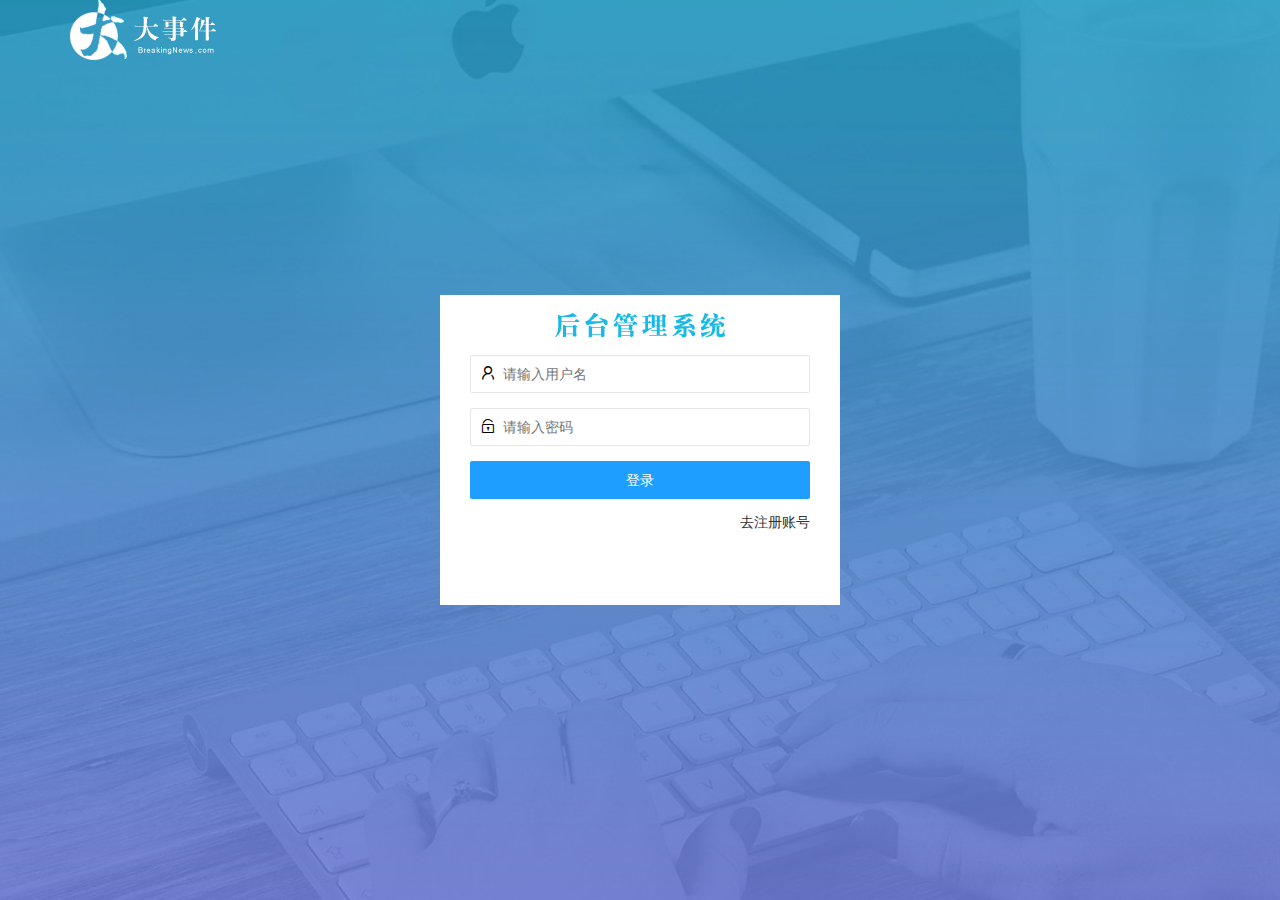
<file: login.html>
<!DOCTYPE html>
<html lang="en">

<head>
    <meta charset="UTF-8">
    <meta name="viewport" content="width=device-width, initial-scale=1.0">
    <title>Document</title>
    <link rel="stylesheet" href="/assets/lib/layui/css/layui.css">
    <link rel="stylesheet" href="/assets/css/login.css">
</head>

<body>
    <!-- 头部的logo区域 -->
    <div class="layui-main">
        <img src="/assets/images/logo.png" alt="" />
    </div>

    <!-- 登录注册区 -->
    <div class="loginAndRegBox">
        <div class="title_box"></div>
        <!-- 登录 -->
        <div class="login_box">
            <!-- 登陆的表单 -->
            <form class="layui-form" id="form_login">
                <!-- 用户名 -->
                <div class="layui-form-item">
                    <i class="layui-icon layui-icon-username"></i>
                    <input type="text" name="username" required lay-verify="required" placeholder="请输入用户名"
                        autocomplete="off" class="layui-input" />
                </div>
                <!-- 密码 -->
                <div class="layui-form-item">
                    <i class="layui-icon layui-icon-password"></i>
                    <input type="password" name="password" required lay-verify="required|pwd" placeholder="请输入密码"
                        autocomplete="off" class="layui-input" />
                </div>
                <!-- 登录按钮 -->
                <div class="layui-form-item">
                    <button class="layui-btn layui-btn-fluid layui-btn-normal" lay-submit>登录</button>
                </div>
                <div class="layui-form-item links"><a href="javascript:;" id="link_reg">去注册账号</a></div>
        </div>
        </form>
        <!-- 注册 -->
        <div class="reg_box">
            <form class="layui-form" id="form_reg">
                <!-- 用户名 -->
                <div class="layui-form-item">
                    <i class="layui-icon layui-icon-username
            "></i>
                    <input type="text" name="username" required lay-verify="required" placeholder="请输入用户名"
                        autocomplete="off" class="layui-input" />
                </div>
                <!-- 密码 -->
                <div class="layui-form-item">
                    <i class="layui-icon layui-icon-password"></i>
                    <input type="password" name="password" required lay-verify="required|pwd" placeholder="请输入密码"
                        autocomplete="off" class="layui-input" />
                </div>
                <!-- 密码确认 -->
                <div class="layui-form-item">
                    <i class="layui-icon layui-icon-password"></i>
                    <input type="password" name="repassword" required lay-verify="required|pwd|repwd" placeholder="确认密码"
                        autocomplete="off" class="layui-input" />
                </div>
                <!-- 注册按钮 -->
                <div class="layui-form-item">
                    <button class="layui-btn layui-btn-fluid layui-btn-normal" lay-submit>注册</button>
                </div>

                <a href="javascript:;" id="link_login" class="links">去登录</a>
        </div>
        </form>
    </div>
    <!-- 导入layui的js文件 -->
    <script src="/assets/lib/layui/layui.all.js"></script>
    <!-- 导入jQuery -->
    <script src="/assets/lib/jquery.js"></script>
    <!-- 导入自己封装的baseAPI -->
    <script src="/assets/js/baseAPI.js"></script>
    <!-- 导入自己的javasrcipt脚本 -->
    <script src="/assets/js/login.js"></script>
</body>

</html>
</file>
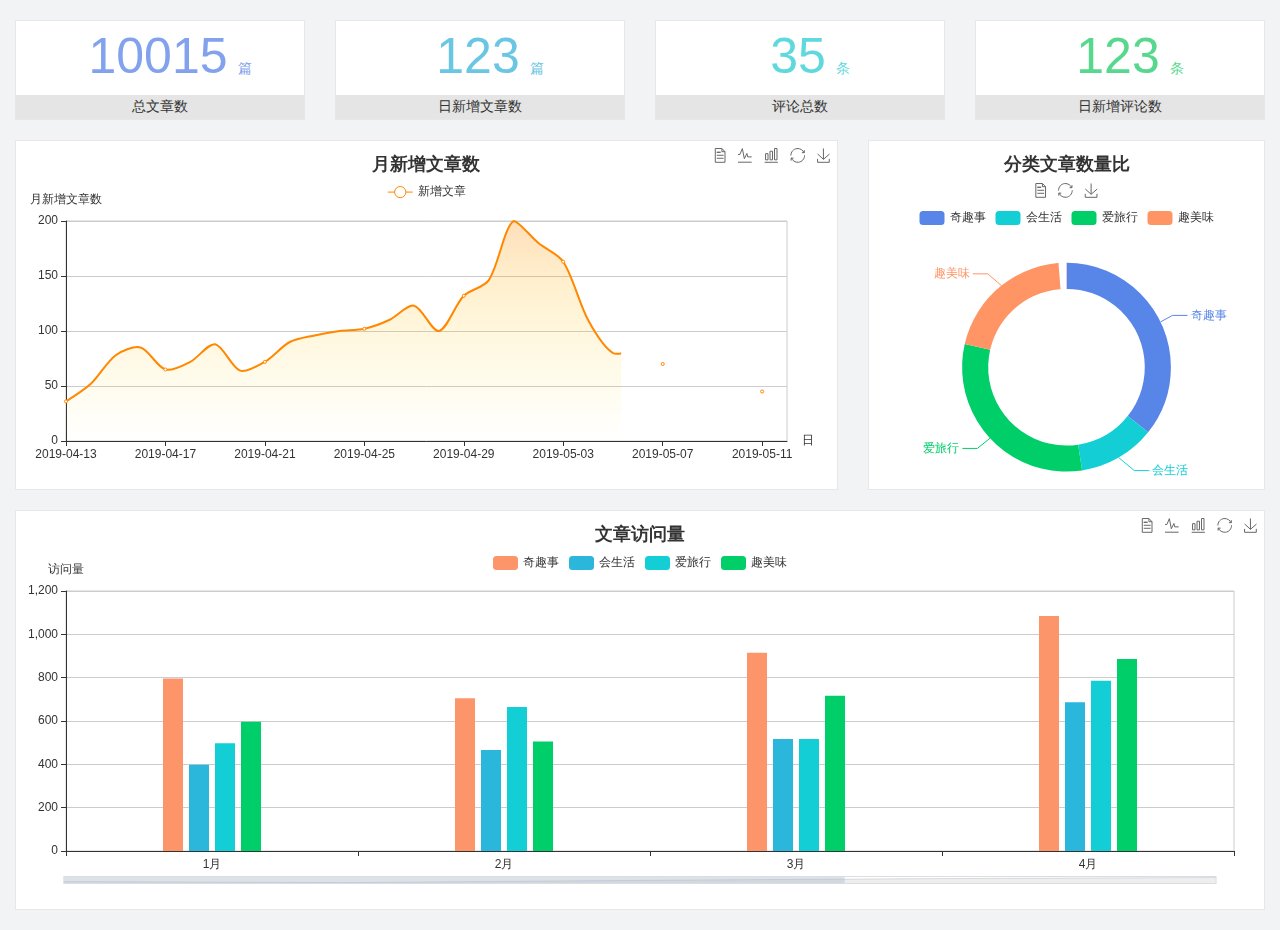
<file: home/dashboard.html>
<!DOCTYPE html>
<html lang="en">

<head>
  <meta charset="UTF-8">
  <meta name="viewport" content="width=device-width, initial-scale=1.0">
  <meta http-equiv="X-UA-Compatible" content="ie=edge">
  <title>图表统计</title>
  <link rel="stylesheet" href="../assets/lib/bootstrap.css" />
  <link rel="stylesheet" href="../assets/lib/main.css" />
  <script src="../assets/lib/jquery.js"></script>
  <script type="text/javascript" src="../assets/lib/echarts.min.js"></script>
</head>

<body>
  <div class="container-fluid">
    <div class="row spannel_list">
      <div class="col-sm-3 col-xs-6">
        <div class="spannel">
          <em>10015</em><span>篇</span>
          <b>总文章数</b>
        </div>
      </div>
      <div class="col-sm-3 col-xs-6">
        <div class="spannel scolor01">
          <em>123</em><span>篇</span>
          <b>日新增文章数</b>
        </div>
      </div>
      <div class="col-sm-3 col-xs-6">
        <div class="spannel scolor02">
          <em>35</em><span>条</span>
          <b>评论总数</b>
        </div>
      </div>
      <div class="col-sm-3 col-xs-6">
        <div class="spannel scolor03">
          <em>123</em><span>条</span>
          <b>日新增评论数</b>
        </div>
      </div>
    </div>
  </div>

  <div class="container-fluid">
    <div class="row curve-pie">
      <div class="col-lg-8 col-md-8">
        <div class="gragh_pannel" id="curve_show"></div>
      </div>
      <div class="col-lg-4 col-md-4">
        <div class="gragh_pannel" id="pie_show"></div>
      </div>
    </div>
  </div>

  <div class="container-fluid">
    <div class="column_pannel" id="column_show"></div>
  </div>

  <script>
    var oChart = echarts.init(document.getElementById('curve_show'));
    var aList_all = [
      { 'count': 36, 'date': '2019-04-13' },
      { 'count': 52, 'date': '2019-04-14' },
      { 'count': 78, 'date': '2019-04-15' },
      { 'count': 85, 'date': '2019-04-16' },
      { 'count': 65, 'date': '2019-04-17' },
      { 'count': 72, 'date': '2019-04-18' },
      { 'count': 88, 'date': '2019-04-19' },
      { 'count': 64, 'date': '2019-04-20' },
      { 'count': 72, 'date': '2019-04-21' },
      { 'count': 90, 'date': '2019-04-22' },
      { 'count': 96, 'date': '2019-04-23' },
      { 'count': 100, 'date': '2019-04-24' },
      { 'count': 102, 'date': '2019-04-25' },
      { 'count': 110, 'date': '2019-04-26' },
      { 'count': 123, 'date': '2019-04-27' },
      { 'count': 100, 'date': '2019-04-28' },
      { 'count': 132, 'date': '2019-04-29' },
      { 'count': 146, 'date': '2019-04-30' },
      { 'count': 200, 'date': '2019-05-01' },
      { 'count': 180, 'date': '2019-05-02' },
      { 'count': 163, 'date': '2019-05-03' },
      { 'count': 110, 'date': '2019-05-04' },
      { 'count': 80, 'date': '2019-05-05' },
      { 'count': 82, 'date': '2019-05-06' },
      { 'count': 70, 'date': '2019-05-07' },
      { 'count': 65, 'date': '2019-05-08' },
      { 'count': 54, 'date': '2019-05-09' },
      { 'count': 40, 'date': '2019-05-10' },
      { 'count': 45, 'date': '2019-05-11' },
      { 'count': 38, 'date': '2019-05-12' },
    ];

    let aCount = [];
    let aDate = [];

    for (var i = 0; i < aList_all.length; i++) {
      aCount.push(aList_all[i].count);
      aDate.push(aList_all[i].date);
    }

    var chartopt = {
      title: {
        text: '月新增文章数',
        left: 'center',
        top: '10'
      },
      tooltip: {
        trigger: 'axis'
      },
      legend: {
        data: ['新增文章'],
        top: '40'
      },
      toolbox: {
        show: true,
        feature: {
          mark: { show: true },
          dataView: { show: true, readOnly: false },
          magicType: { show: true, type: ['line', 'bar'] },
          restore: { show: true },
          saveAsImage: { show: true }
        }
      },
      calculable: true,
      xAxis: [
        {
          name: '日',
          type: 'category',
          boundaryGap: false,
          data: aDate
        }
      ],
      yAxis: [
        {
          name: '月新增文章数',
          type: 'value'
        }
      ],
      series: [
        {
          name: '新增文章',
          type: 'line',
          smooth: true,
          itemStyle: { normal: { areaStyle: { type: 'default' }, color: '#f80' }, lineStyle: { color: '#f80' } },
          data: aCount
        }],
      areaStyle: {
        normal: {
          color: new echarts.graphic.LinearGradient(0, 0, 0, 1, [{
            offset: 0,
            color: 'rgba(255,136,0,0.39)'
          }, {
            offset: .34,
            color: 'rgba(255,180,0,0.25)'
          }, {
            offset: 1,
            color: 'rgba(255,222,0,0.00)'
          }])

        }
      },
      grid: {
        show: true,
        x: 50,
        x2: 50,
        y: 80,
        height: 220
      }
    };

    oChart.setOption(chartopt);


    var oPie = echarts.init(document.getElementById('pie_show'));
    var oPieopt =
    {
      title: {
        top: 10,
        text: '分类文章数量比',
        x: 'center'
      },
      tooltip: {
        trigger: 'item',
        formatter: "{a} <br/>{b} : {c} ({d}%)"
      },
      color: ['#5885e8', '#13cfd5', '#00ce68', '#ff9565'],
      legend: {
        x: 'center',
        top: 65,
        data: ['奇趣事', '会生活', '爱旅行', '趣美味']
      },
      toolbox: {
        show: true,
        x: 'center',
        top: 35,
        feature: {
          mark: { show: true },
          dataView: { show: true, readOnly: false },
          magicType: {
            show: true,
            type: ['pie', 'funnel'],
            option: {
              funnel: {
                x: '25%',
                width: '50%',
                funnelAlign: 'left',
                max: 1548
              }
            }
          },
          restore: { show: true },
          saveAsImage: { show: true }
        }
      },
      calculable: true,
      series: [
        {
          name: '访问来源',
          type: 'pie',
          radius: ['45%', '60%'],
          center: ['50%', '65%'],
          data: [
            { value: 300, name: '奇趣事' },
            { value: 100, name: '会生活' },
            { value: 260, name: '爱旅行' },
            { value: 180, name: '趣美味' }
          ]
        }
      ]
    };
    oPie.setOption(oPieopt);



    var oColumn = this.echarts.init(document.getElementById('column_show'));
    var oColumnopt =
    {
      title: {
        text: '文章访问量',
        left: 'center',
        top: '10'
      },
      tooltip: {
        trigger: 'axis'
      },
      legend: {
        data: ['奇趣事', '会生活', '爱旅行', '趣美味'],
        top: '40'
      },
      toolbox: {
        show: true,
        feature: {
          mark: { show: true },
          dataView: { show: true, readOnly: false },
          magicType: { show: true, type: ['line', 'bar'] },
          restore: { show: true },
          saveAsImage: { show: true }
        }
      },
      calculable: true,
      xAxis: [
        {
          type: 'category',
          data: ['1月', '2月', '3月', '4月', '5月']
        }
      ],
      yAxis: [
        {
          name: '访问量',
          type: 'value'
        }
      ],
      series: [
        {
          name: '奇趣事',
          type: 'bar',
          barWidth: 20,
          itemStyle: {
            normal: { areaStyle: { type: 'default' }, color: '#fd956a' }
          },
          data: [800, 708, 920, 1090, 1200]
        },
        {
          name: '会生活',
          type: 'bar',
          barWidth: 20,
          itemStyle: {
            normal: { areaStyle: { type: 'default' }, color: '#2bb6db' }
          },
          data: [400, 468, 520, 690, 800]
        },
        {
          name: '爱旅行',
          type: 'bar',
          barWidth: 20,
          itemStyle: {
            normal: { areaStyle: { type: 'default' }, color: '#13cfd5' }
          },
          data: [500, 668, 520, 790, 900]
        },
        {
          name: '趣美味',
          type: 'bar',
          barWidth: 20,
          itemStyle: {
            normal: { areaStyle: { type: 'default' }, color: '#00ce68' }
          },
          data: [600, 508, 720, 890, 1000]
        }
      ],
      grid: {
        show: true,
        x: 50,
        x2: 30,
        y: 80,
        height: 260
      },
      dataZoom: [//给x轴设置滚动条
        {
          start: 0,//默认为0
          end: 100 - 1000 / 31,//默认为100
          type: 'slider',
          show: true,
          xAxisIndex: [0],
          handleSize: 0,//滑动条的 左右2个滑动条的大小
          height: 8,//组件高度
          left: 45, //左边的距离
          right: 50,//右边的距离
          bottom: 26,//右边的距离
          handleColor: '#ddd',//h滑动图标的颜色
          handleStyle: {
            borderColor: "#cacaca",
            borderWidth: "1",
            shadowBlur: 2,
            background: "#ddd",
            shadowColor: "#ddd",
          }
        }]
    };
    oColumn.setOption(oColumnopt);
  </script>
</body>

</html>
</file>
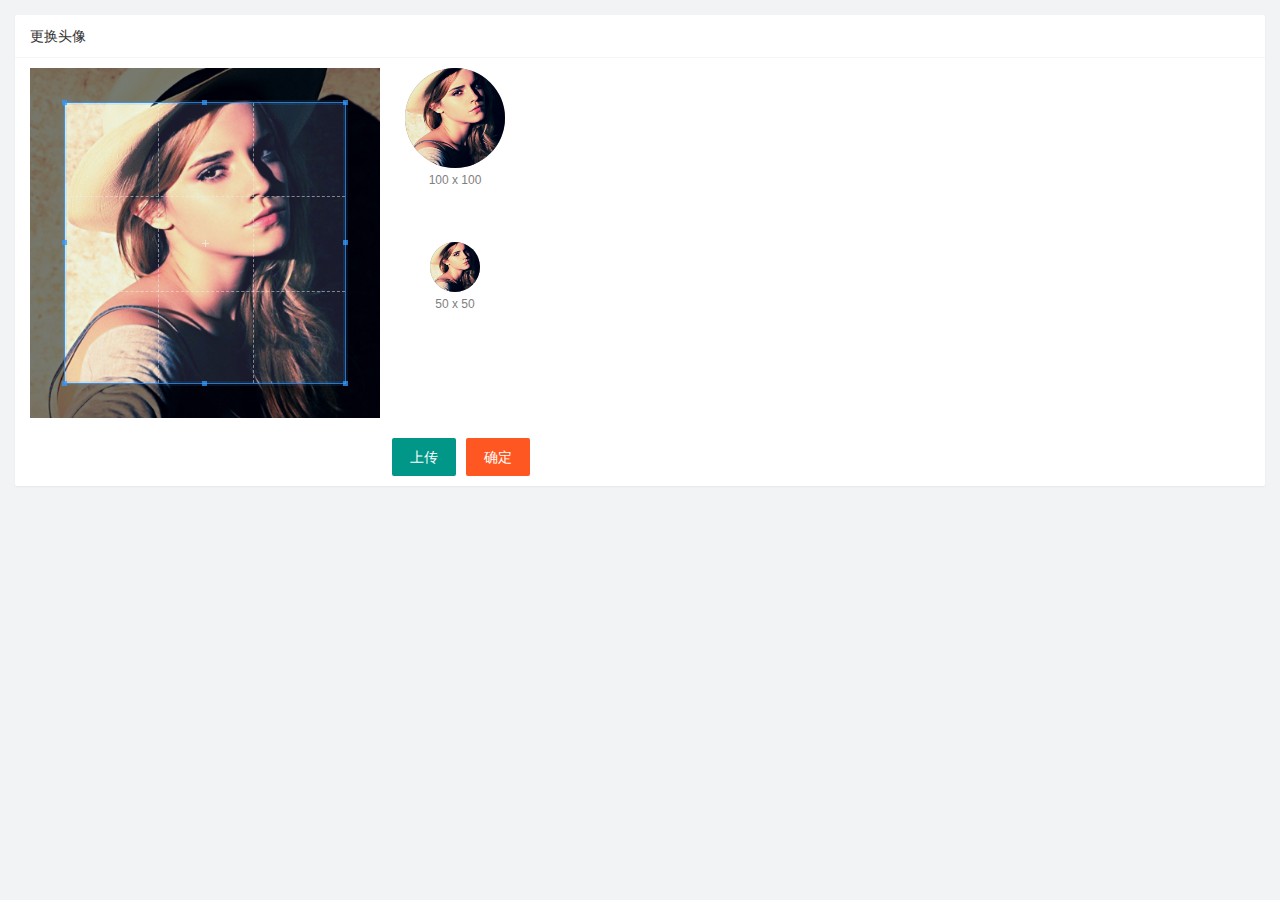
<file: user/user_avatar.html>
<!DOCTYPE html>
<html lang="en">

<head>
    <meta charset="UTF-8">
    <meta name="viewport" content="width=device-width, initial-scale=1.0">
    <title>Document</title>
    <link rel="stylesheet" href="/assets/lib/layui/css/layui.css">
    <link rel="stylesheet" href="/assets/lib/cropper/cropper.css">
    <link rel="stylesheet" href="/assets/css/user/user_avatar.css">
</head>

<body>
    <!-- 卡片区域 -->
    <div class="layui-card">
        <div class="layui-card-header">更换头像</div>
        <div class="layui-card-body">
            <!-- 第一行的图片裁剪和预览区域 -->
            <div class="row1">
                <!-- 图片裁剪区域 -->
                <div class="cropper-box">
                    <!-- 这个 img 标签很重要，将来会把它初始化为裁剪区域 -->
                    <img id="image" src="/assets/images/sample.jpg" />
                </div>
                <!-- 图片的预览区域 -->
                <div class="preview-box">
                    <div>
                        <!-- 宽高为 100px 的预览区域 -->
                        <div class="img-preview w100"></div>
                        <p class="size">100 x 100</p>
                    </div>
                    <div>
                        <!-- 宽高为 50px 的预览区域 -->
                        <div class="img-preview w50"></div>
                        <p class="size">50 x 50</p>
                    </div>
                </div>
            </div>

            <!-- 第二行的按钮区域 -->
            <div class="row2">
                <!-- 通过accept属性可以指定 允许用户选择什么类型的文件 -->
                <input type="file" id="file" accept="image/png, image/jpeg">
                <button type="button" class="layui-btn" id="btnChoseImage">上传</button>
                <button type="button" class="layui-btn layui-btn-danger" id="btnUpload">确定</button>
            </div>
        </div>
    </div>
    <script src="/assets/lib/layui/layui.all.js"></script>
    <script src="/assets/lib/jquery.js"></script>
    <script src="/assets/lib/cropper/Cropper.js"></script>
    <script src="/assets/lib/cropper/jquery-cropper.js"></script>
    <script src="/assets/js/baseAPI.js"></script>
    <script src="/assets/js/user/user_avatar.js"></script>
</body>

</html>
</file>
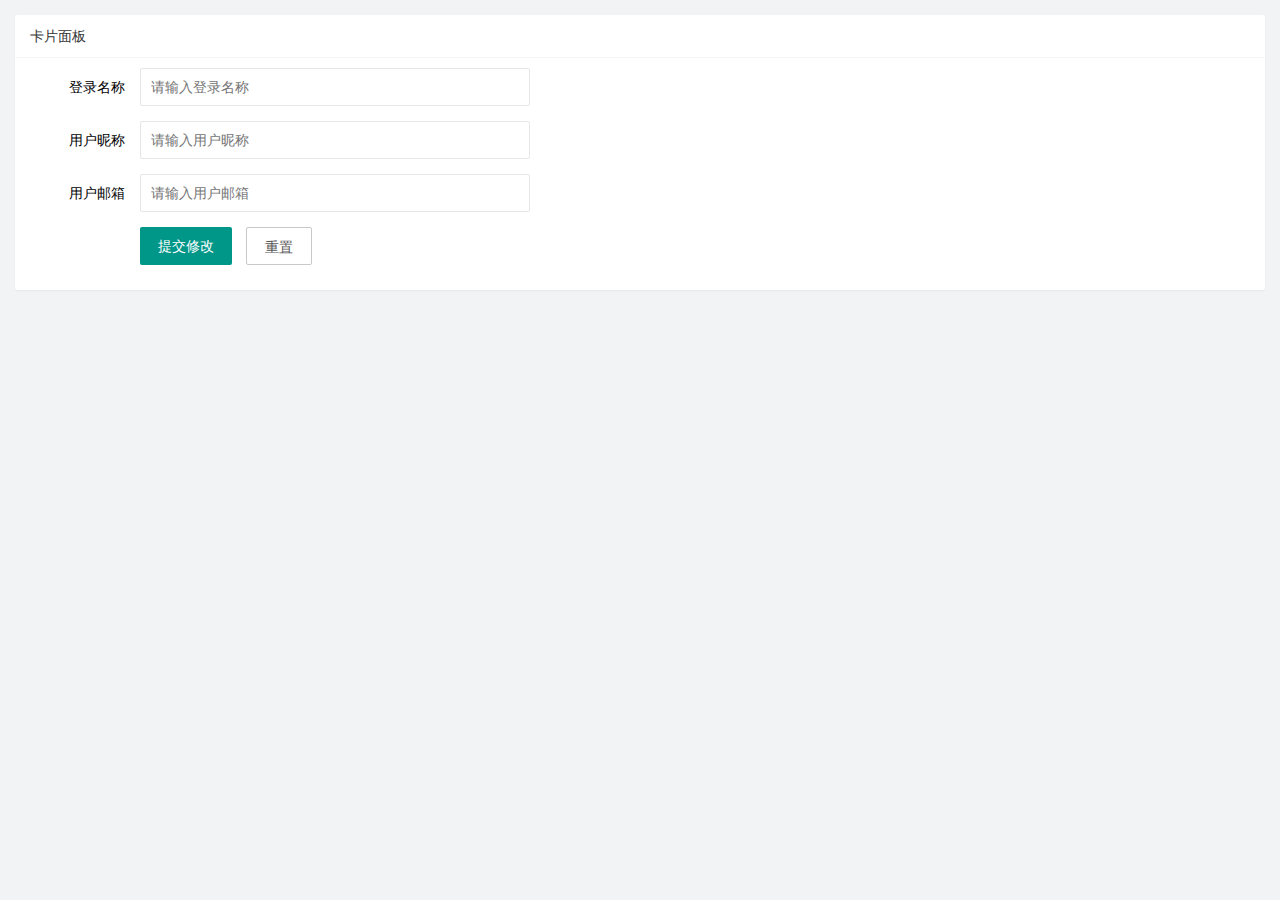
<file: user/user_info.html>
<!DOCTYPE html>
<html lang="en">

<head>
    <meta charset="UTF-8">
    <meta name="viewport" content="width=device-width, initial-scale=1.0">
    <title>Document</title>
    <link rel="stylesheet" href="/assets/lib/layui/css/layui.css">
    <link rel="stylesheet" href="/assets/css/user/user_info.css">
</head>

<body>
    <div class="layui-card">
        <div class="layui-card-header">卡片面板</div>
        <div class="layui-card-body">
            <!-- form表单区域 -->
            <form class="layui-form" lay-filter="formUserInfo">
                <input type="hidden" name="id" value="">
                <div class="layui-form-item">
                    <label class="layui-form-label">登录名称</label>
                    <div class="layui-input-block">
                        <input type="text" name="username" required lay-verify="required" placeholder="请输入登录名称"
                            autocomplete="off" class="layui-input" readonly>
                    </div>
                </div>
                <div class="layui-form-item">
                    <label class="layui-form-label">用户昵称</label>
                    <div class="layui-input-block">
                        <input type="text" name="nickname" required lay-verify="required|nickname" placeholder="请输入用户昵称"
                            autocomplete="off" class="layui-input">
                    </div>
                </div>
                <div class="layui-form-item">
                    <label class="layui-form-label">用户邮箱</label>
                    <div class="layui-input-block">
                        <input type="text" name="email" required lay-verify="required|email" placeholder="请输入用户邮箱"
                            autocomplete="off" class="layui-input">
                    </div>
                </div>
                <div class="layui-form-item">
                    <div class="layui-input-block">
                        <button class="layui-btn" lay-submit lay-filter="formDemo">提交修改</button>
                        <button type="reset" class="layui-btn layui-btn-primary" id="btnReset">重置</button>
                    </div>
                </div>
            </form>
        </div>
    </div>
    <script src="/assets/lib/layui/layui.all.js"></script>
    <script src="/assets/lib/jquery.js"></script>
    <script src="/assets/js/baseAPI.js"></script>
    <script src="/assets/js/user/user_info.js"></script>
</body>

</html>
</file>
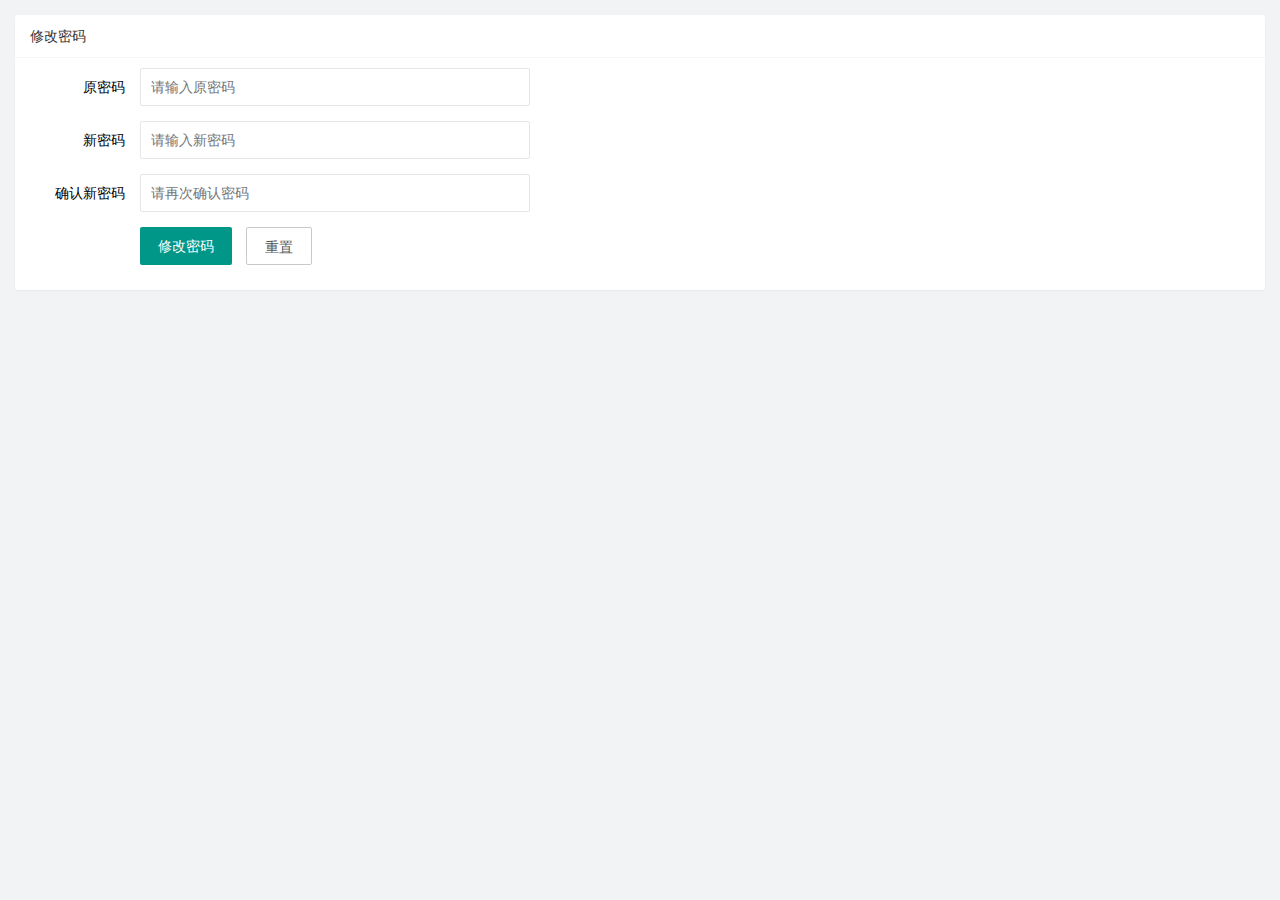
<file: user/user_pwd.html>
<!DOCTYPE html>
<html lang="en">

<head>
    <meta charset="UTF-8">
    <meta name="viewport" content="width=device-width, initial-scale=1.0">
    <title>Document</title>
    <link rel="stylesheet" href="/assets/lib/layui/css/layui.css">
    <link rel="stylesheet" href="/assets/css/user/user_pwd.css">
</head>

<body>
    <div class="layui-card">
        <div class="layui-card-header">修改密码</div>
        <div class="layui-card-body">
            <form class="layui-form">
                <div class="layui-form-item">
                    <label class="layui-form-label">原密码</label>
                    <div class="layui-input-block">
                        <input type="password" name="oldPwd" required lay-verify="required|pwd" placeholder="请输入原密码"
                            autocomplete="off" class="layui-input">
                    </div>
                </div>
                <div class="layui-form-item">
                    <label class="layui-form-label">新密码</label>
                    <div class="layui-input-block">
                        <input type="password" name="newPwd" required lay-verify="required|pwd|samePwd"
                            placeholder="请输入新密码" autocomplete="off" class="layui-input">
                    </div>
                </div>
                <div class="layui-form-item">
                    <label class="layui-form-label">确认新密码</label>
                    <div class="layui-input-block">
                        <input type="password" name="rePwd" required lay-verify="required|pwd|rePwd"
                            placeholder="请再次确认密码" autocomplete="off" class="layui-input">
                    </div>
                </div>
                <div class="layui-form-item">
                    <div class="layui-input-block">
                        <button class="layui-btn" lay-submit lay-filter="formDemo">修改密码</button>
                        <button type="reset" class="layui-btn layui-btn-primary">重置</button>
                    </div>
                </div>
            </form>
        </div>
    </div>

    <script src="/assets/lib/layui/layui.all.js"></script>
    <script src="/assets/lib/jquery.js"></script>
    <script src="/assets/js/baseAPI.js"></script>
    <script src="/assets/js/user/user_pwd.js"></script>
</body>

</html>
</file>
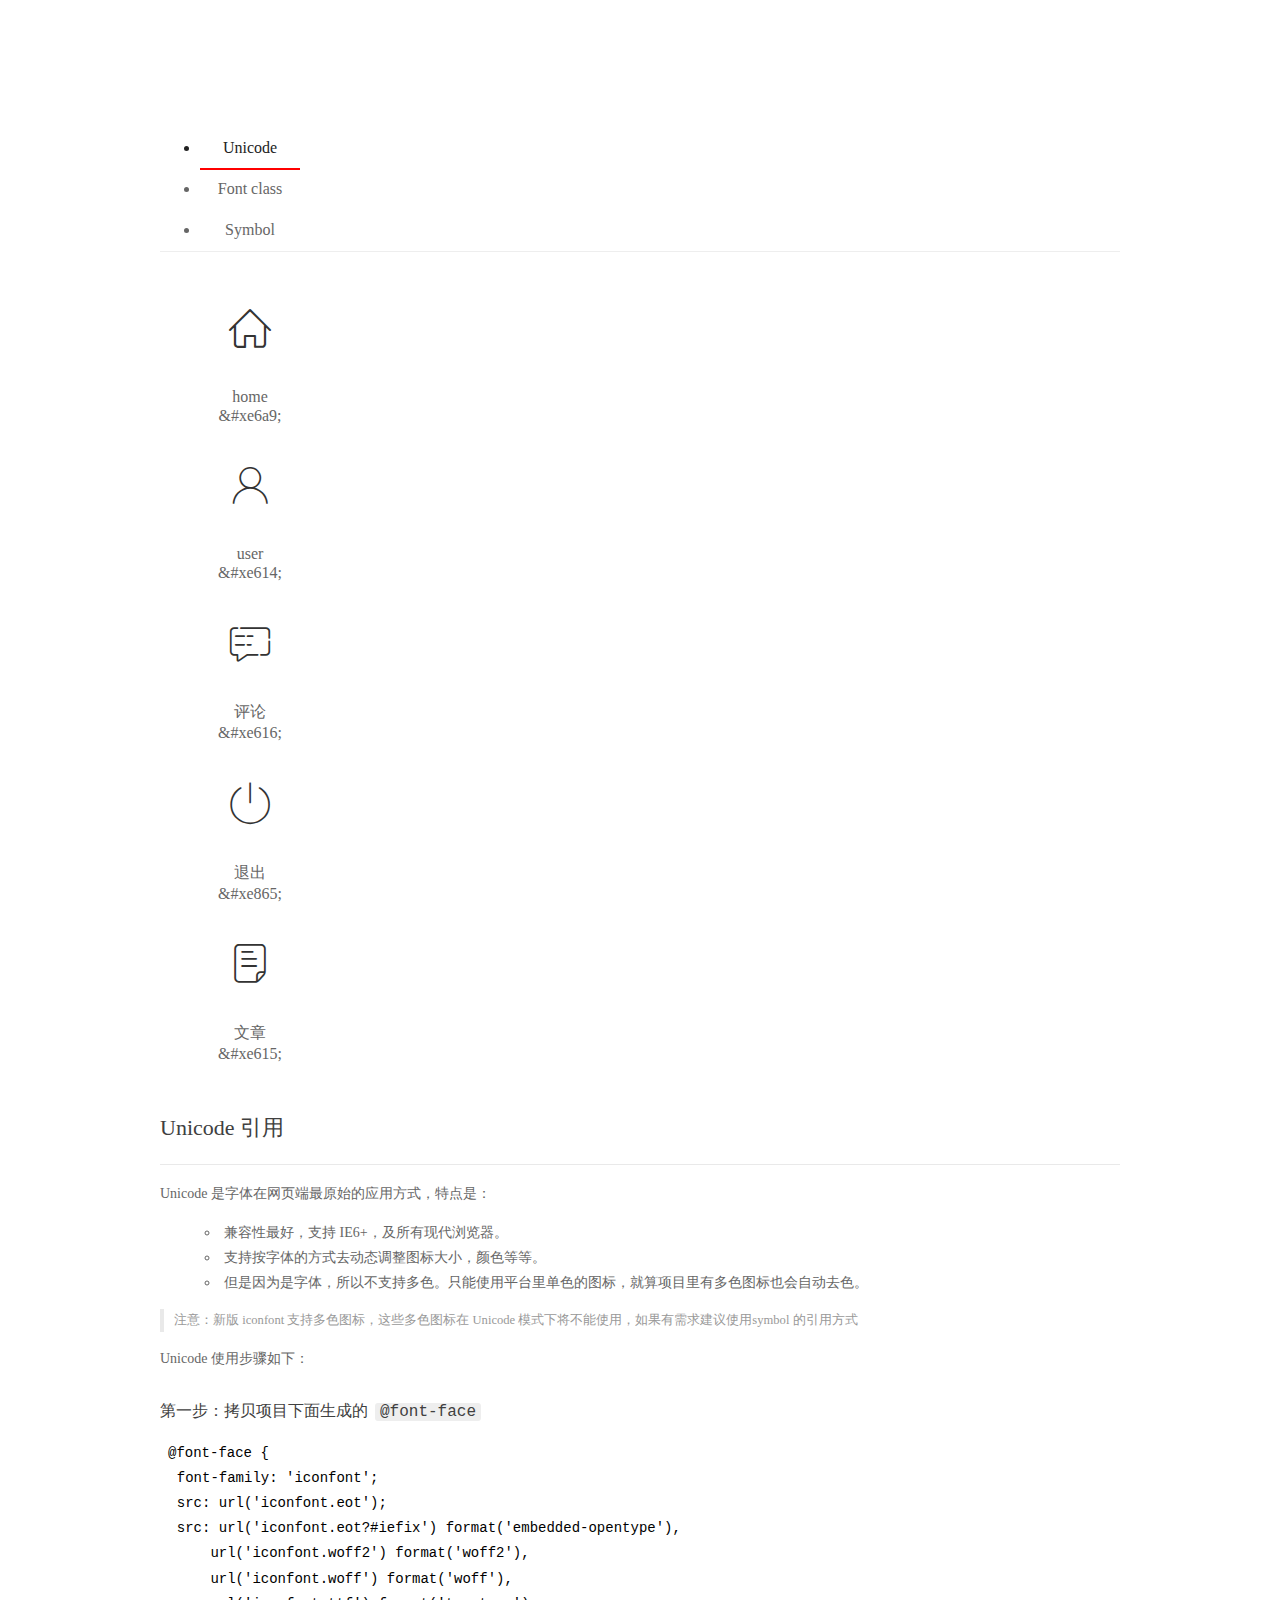
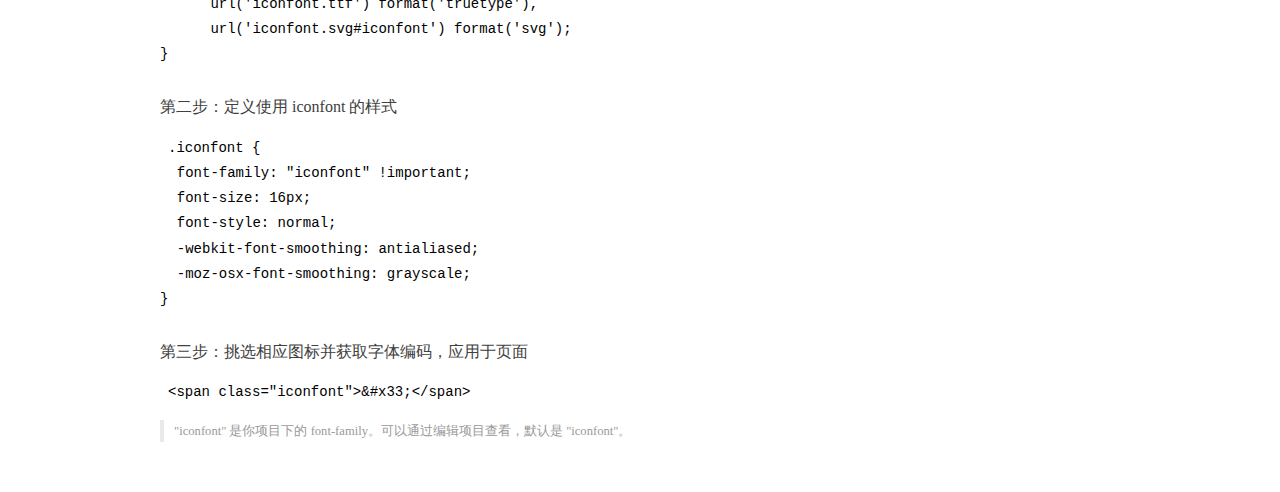
<file: assets/fonts/demo_index.html>
<!DOCTYPE html>
<html>
<head>
  <meta charset="utf-8"/>
  <title>IconFont Demo</title>
  <link rel="shortcut icon" href="https://gtms04.alicdn.com/tps/i4/TB1_oz6GVXXXXaFXpXXJDFnIXXX-64-64.ico" type="image/x-icon"/>
  <link rel="stylesheet" href="https://g.alicdn.com/thx/cube/1.3.2/cube.min.css">
  <link rel="stylesheet" href="demo.css">
  <link rel="stylesheet" href="iconfont.css">
  <script src="iconfont.js"></script>
  <!-- jQuery -->
  <script src="https://a1.alicdn.com/oss/uploads/2018/12/26/7bfddb60-08e8-11e9-9b04-53e73bb6408b.js"></script>
  <!-- 代码高亮 -->
  <script src="https://a1.alicdn.com/oss/uploads/2018/12/26/a3f714d0-08e6-11e9-8a15-ebf944d7534c.js"></script>
</head>
<body>
  <div class="main">
    <h1 class="logo"><a href="https://www.iconfont.cn/" title="iconfont 首页" target="_blank">&#xe86b;</a></h1>
    <div class="nav-tabs">
      <ul id="tabs" class="dib-box">
        <li class="dib active"><span>Unicode</span></li>
        <li class="dib"><span>Font class</span></li>
        <li class="dib"><span>Symbol</span></li>
      </ul>
      
    </div>
    <div class="tab-container">
      <div class="content unicode" style="display: block;">
          <ul class="icon_lists dib-box">
          
            <li class="dib">
              <span class="icon iconfont">&#xe6a9;</span>
                <div class="name">home</div>
                <div class="code-name">&amp;#xe6a9;</div>
              </li>
          
            <li class="dib">
              <span class="icon iconfont">&#xe614;</span>
                <div class="name">user</div>
                <div class="code-name">&amp;#xe614;</div>
              </li>
          
            <li class="dib">
              <span class="icon iconfont">&#xe616;</span>
                <div class="name">评论</div>
                <div class="code-name">&amp;#xe616;</div>
              </li>
          
            <li class="dib">
              <span class="icon iconfont">&#xe865;</span>
                <div class="name">退出</div>
                <div class="code-name">&amp;#xe865;</div>
              </li>
          
            <li class="dib">
              <span class="icon iconfont">&#xe615;</span>
                <div class="name">文章</div>
                <div class="code-name">&amp;#xe615;</div>
              </li>
          
          </ul>
          <div class="article markdown">
          <h2 id="unicode-">Unicode 引用</h2>
          <hr>

          <p>Unicode 是字体在网页端最原始的应用方式，特点是：</p>
          <ul>
            <li>兼容性最好，支持 IE6+，及所有现代浏览器。</li>
            <li>支持按字体的方式去动态调整图标大小，颜色等等。</li>
            <li>但是因为是字体，所以不支持多色。只能使用平台里单色的图标，就算项目里有多色图标也会自动去色。</li>
          </ul>
          <blockquote>
            <p>注意：新版 iconfont 支持多色图标，这些多色图标在 Unicode 模式下将不能使用，如果有需求建议使用symbol 的引用方式</p>
          </blockquote>
          <p>Unicode 使用步骤如下：</p>
          <h3 id="-font-face">第一步：拷贝项目下面生成的 <code>@font-face</code></h3>
<pre><code class="language-css"
>@font-face {
  font-family: 'iconfont';
  src: url('iconfont.eot');
  src: url('iconfont.eot?#iefix') format('embedded-opentype'),
      url('iconfont.woff2') format('woff2'),
      url('iconfont.woff') format('woff'),
      url('iconfont.ttf') format('truetype'),
      url('iconfont.svg#iconfont') format('svg');
}
</code></pre>
          <h3 id="-iconfont-">第二步：定义使用 iconfont 的样式</h3>
<pre><code class="language-css"
>.iconfont {
  font-family: "iconfont" !important;
  font-size: 16px;
  font-style: normal;
  -webkit-font-smoothing: antialiased;
  -moz-osx-font-smoothing: grayscale;
}
</code></pre>
          <h3 id="-">第三步：挑选相应图标并获取字体编码，应用于页面</h3>
<pre>
<code class="language-html"
>&lt;span class="iconfont"&gt;&amp;#x33;&lt;/span&gt;
</code></pre>
          <blockquote>
            <p>"iconfont" 是你项目下的 font-family。可以通过编辑项目查看，默认是 "iconfont"。</p>
          </blockquote>
          </div>
      </div>
      <div class="content font-class">
        <ul class="icon_lists dib-box">
          
          <li class="dib">
            <span class="icon iconfont icon-home"></span>
            <div class="name">
              home
            </div>
            <div class="code-name">.icon-home
            </div>
          </li>
          
          <li class="dib">
            <span class="icon iconfont icon-user"></span>
            <div class="name">
              user
            </div>
            <div class="code-name">.icon-user
            </div>
          </li>
          
          <li class="dib">
            <span class="icon iconfont icon-pinglun"></span>
            <div class="name">
              评论
            </div>
            <div class="code-name">.icon-pinglun
            </div>
          </li>
          
          <li class="dib">
            <span class="icon iconfont icon-tuichu"></span>
            <div class="name">
              退出
            </div>
            <div class="code-name">.icon-tuichu
            </div>
          </li>
          
          <li class="dib">
            <span class="icon iconfont icon-16"></span>
            <div class="name">
              文章
            </div>
            <div class="code-name">.icon-16
            </div>
          </li>
          
        </ul>
        <div class="article markdown">
        <h2 id="font-class-">font-class 引用</h2>
        <hr>

        <p>font-class 是 Unicode 使用方式的一种变种，主要是解决 Unicode 书写不直观，语意不明确的问题。</p>
        <p>与 Unicode 使用方式相比，具有如下特点：</p>
        <ul>
          <li>兼容性良好，支持 IE8+，及所有现代浏览器。</li>
          <li>相比于 Unicode 语意明确，书写更直观。可以很容易分辨这个 icon 是什么。</li>
          <li>因为使用 class 来定义图标，所以当要替换图标时，只需要修改 class 里面的 Unicode 引用。</li>
          <li>不过因为本质上还是使用的字体，所以多色图标还是不支持的。</li>
        </ul>
        <p>使用步骤如下：</p>
        <h3 id="-fontclass-">第一步：引入项目下面生成的 fontclass 代码：</h3>
<pre><code class="language-html">&lt;link rel="stylesheet" href="./iconfont.css"&gt;
</code></pre>
        <h3 id="-">第二步：挑选相应图标并获取类名，应用于页面：</h3>
<pre><code class="language-html">&lt;span class="iconfont icon-xxx"&gt;&lt;/span&gt;
</code></pre>
        <blockquote>
          <p>"
            iconfont" 是你项目下的 font-family。可以通过编辑项目查看，默认是 "iconfont"。</p>
        </blockquote>
      </div>
      </div>
      <div class="content symbol">
          <ul class="icon_lists dib-box">
          
            <li class="dib">
                <svg class="icon svg-icon" aria-hidden="true">
                  <use xlink:href="#icon-home"></use>
                </svg>
                <div class="name">home</div>
                <div class="code-name">#icon-home</div>
            </li>
          
            <li class="dib">
                <svg class="icon svg-icon" aria-hidden="true">
                  <use xlink:href="#icon-user"></use>
                </svg>
                <div class="name">user</div>
                <div class="code-name">#icon-user</div>
            </li>
          
            <li class="dib">
                <svg class="icon svg-icon" aria-hidden="true">
                  <use xlink:href="#icon-pinglun"></use>
                </svg>
                <div class="name">评论</div>
                <div class="code-name">#icon-pinglun</div>
            </li>
          
            <li class="dib">
                <svg class="icon svg-icon" aria-hidden="true">
                  <use xlink:href="#icon-tuichu"></use>
                </svg>
                <div class="name">退出</div>
                <div class="code-name">#icon-tuichu</div>
            </li>
          
            <li class="dib">
                <svg class="icon svg-icon" aria-hidden="true">
                  <use xlink:href="#icon-16"></use>
                </svg>
                <div class="name">文章</div>
                <div class="code-name">#icon-16</div>
            </li>
          
          </ul>
          <div class="article markdown">
          <h2 id="symbol-">Symbol 引用</h2>
          <hr>

          <p>这是一种全新的使用方式，应该说这才是未来的主流，也是平台目前推荐的用法。相关介绍可以参考这篇<a href="">文章</a>
            这种用法其实是做了一个 SVG 的集合，与另外两种相比具有如下特点：</p>
          <ul>
            <li>支持多色图标了，不再受单色限制。</li>
            <li>通过一些技巧，支持像字体那样，通过 <code>font-size</code>, <code>color</code> 来调整样式。</li>
            <li>兼容性较差，支持 IE9+，及现代浏览器。</li>
            <li>浏览器渲染 SVG 的性能一般，还不如 png。</li>
          </ul>
          <p>使用步骤如下：</p>
          <h3 id="-symbol-">第一步：引入项目下面生成的 symbol 代码：</h3>
<pre><code class="language-html">&lt;script src="./iconfont.js"&gt;&lt;/script&gt;
</code></pre>
          <h3 id="-css-">第二步：加入通用 CSS 代码（引入一次就行）：</h3>
<pre><code class="language-html">&lt;style&gt;
.icon {
  width: 1em;
  height: 1em;
  vertical-align: -0.15em;
  fill: currentColor;
  overflow: hidden;
}
&lt;/style&gt;
</code></pre>
          <h3 id="-">第三步：挑选相应图标并获取类名，应用于页面：</h3>
<pre><code class="language-html">&lt;svg class="icon" aria-hidden="true"&gt;
  &lt;use xlink:href="#icon-xxx"&gt;&lt;/use&gt;
&lt;/svg&gt;
</code></pre>
          </div>
      </div>

    </div>
  </div>
  <script>
  $(document).ready(function () {
      $('.tab-container .content:first').show()

      $('#tabs li').click(function (e) {
        var tabContent = $('.tab-container .content')
        var index = $(this).index()

        if ($(this).hasClass('active')) {
          return
        } else {
          $('#tabs li').removeClass('active')
          $(this).addClass('active')

          tabContent.hide().eq(index).fadeIn()
        }
      })
    })
  </script>
</body>
</html>
</file>
<file: assets/lib/layui/css/layui.css>
/** layui-v2.5.5 MIT License By https://www.layui.com */
 .layui-inline,img{display:inline-block;vertical-align:middle}h1,h2,h3,h4,h5,h6{font-weight:400}.layui-edge,.layui-header,.layui-inline,.layui-main{position:relative}.layui-body,.layui-edge,.layui-elip{overflow:hidden}.layui-btn,.layui-edge,.layui-inline,img{vertical-align:middle}.layui-btn,.layui-disabled,.layui-icon,.layui-unselect{-moz-user-select:none;-webkit-user-select:none;-ms-user-select:none}.layui-elip,.layui-form-checkbox span,.layui-form-pane .layui-form-label{text-overflow:ellipsis;white-space:nowrap}.layui-breadcrumb,.layui-tree-btnGroup{visibility:hidden}blockquote,body,button,dd,div,dl,dt,form,h1,h2,h3,h4,h5,h6,input,li,ol,p,pre,td,textarea,th,ul{margin:0;padding:0;-webkit-tap-highlight-color:rgba(0,0,0,0)}a:active,a:hover{outline:0}img{border:none}li{list-style:none}table{border-collapse:collapse;border-spacing:0}h4,h5,h6{font-size:100%}button,input,optgroup,option,select,textarea{font-family:inherit;font-size:inherit;font-style:inherit;font-weight:inherit;outline:0}pre{white-space:pre-wrap;white-space:-moz-pre-wrap;white-space:-pre-wrap;white-space:-o-pre-wrap;word-wrap:break-word}body{line-height:24px;font:14px Helvetica Neue,Helvetica,PingFang SC,Tahoma,Arial,sans-serif}hr{height:1px;margin:10px 0;border:0;clear:both}a{color:#333;text-decoration:none}a:hover{color:#777}a cite{font-style:normal;*cursor:pointer}.layui-border-box,.layui-border-box *{box-sizing:border-box}.layui-box,.layui-box *{box-sizing:content-box}.layui-clear{clear:both;*zoom:1}.layui-clear:after{content:'\20';clear:both;*zoom:1;display:block;height:0}.layui-inline{*display:inline;*zoom:1}.layui-edge{display:inline-block;width:0;height:0;border-width:6px;border-style:dashed;border-color:transparent}.layui-edge-top{top:-4px;border-bottom-color:#999;border-bottom-style:solid}.layui-edge-right{border-left-color:#999;border-left-style:solid}.layui-edge-bottom{top:2px;border-top-color:#999;border-top-style:solid}.layui-edge-left{border-right-color:#999;border-right-style:solid}.layui-disabled,.layui-disabled:hover{color:#d2d2d2!important;cursor:not-allowed!important}.layui-circle{border-radius:100%}.layui-show{display:block!important}.layui-hide{display:none!important}@font-face{font-family:layui-icon;src:url(../font/iconfont.eot?v=250);src:url(../font/iconfont.eot?v=250#iefix) format('embedded-opentype'),url(../font/iconfont.woff2?v=250) format('woff2'),url(../font/iconfont.woff?v=250) format('woff'),url(../font/iconfont.ttf?v=250) format('truetype'),url(../font/iconfont.svg?v=250#layui-icon) format('svg')}.layui-icon{font-family:layui-icon!important;font-size:16px;font-style:normal;-webkit-font-smoothing:antialiased;-moz-osx-font-smoothing:grayscale}.layui-icon-reply-fill:before{content:"\e611"}.layui-icon-set-fill:before{content:"\e614"}.layui-icon-menu-fill:before{content:"\e60f"}.layui-icon-search:before{content:"\e615"}.layui-icon-share:before{content:"\e641"}.layui-icon-set-sm:before{content:"\e620"}.layui-icon-engine:before{content:"\e628"}.layui-icon-close:before{content:"\1006"}.layui-icon-close-fill:before{content:"\1007"}.layui-icon-chart-screen:before{content:"\e629"}.layui-icon-star:before{content:"\e600"}.layui-icon-circle-dot:before{content:"\e617"}.layui-icon-chat:before{content:"\e606"}.layui-icon-release:before{content:"\e609"}.layui-icon-list:before{content:"\e60a"}.layui-icon-chart:before{content:"\e62c"}.layui-icon-ok-circle:before{content:"\1005"}.layui-icon-layim-theme:before{content:"\e61b"}.layui-icon-table:before{content:"\e62d"}.layui-icon-right:before{content:"\e602"}.layui-icon-left:before{content:"\e603"}.layui-icon-cart-simple:before{content:"\e698"}.layui-icon-face-cry:before{content:"\e69c"}.layui-icon-face-smile:before{content:"\e6af"}.layui-icon-survey:before{content:"\e6b2"}.layui-icon-tree:before{content:"\e62e"}.layui-icon-upload-circle:before{content:"\e62f"}.layui-icon-add-circle:before{content:"\e61f"}.layui-icon-download-circle:before{content:"\e601"}.layui-icon-templeate-1:before{content:"\e630"}.layui-icon-util:before{content:"\e631"}.layui-icon-face-surprised:before{content:"\e664"}.layui-icon-edit:before{content:"\e642"}.layui-icon-speaker:before{content:"\e645"}.layui-icon-down:before{content:"\e61a"}.layui-icon-file:before{content:"\e621"}.layui-icon-layouts:before{content:"\e632"}.layui-icon-rate-half:before{content:"\e6c9"}.layui-icon-add-circle-fine:before{content:"\e608"}.layui-icon-prev-circle:before{content:"\e633"}.layui-icon-read:before{content:"\e705"}.layui-icon-404:before{content:"\e61c"}.layui-icon-carousel:before{content:"\e634"}.layui-icon-help:before{content:"\e607"}.layui-icon-code-circle:before{content:"\e635"}.layui-icon-water:before{content:"\e636"}.layui-icon-username:before{content:"\e66f"}.layui-icon-find-fill:before{content:"\e670"}.layui-icon-about:before{content:"\e60b"}.layui-icon-location:before{content:"\e715"}.layui-icon-up:before{content:"\e619"}.layui-icon-pause:before{content:"\e651"}.layui-icon-date:before{content:"\e637"}.layui-icon-layim-uploadfile:before{content:"\e61d"}.layui-icon-delete:before{content:"\e640"}.layui-icon-play:before{content:"\e652"}.layui-icon-top:before{content:"\e604"}.layui-icon-friends:before{content:"\e612"}.layui-icon-refresh-3:before{content:"\e9aa"}.layui-icon-ok:before{content:"\e605"}.layui-icon-layer:before{content:"\e638"}.layui-icon-face-smile-fine:before{content:"\e60c"}.layui-icon-dollar:before{content:"\e659"}.layui-icon-group:before{content:"\e613"}.layui-icon-layim-download:before{content:"\e61e"}.layui-icon-picture-fine:before{content:"\e60d"}.layui-icon-link:before{content:"\e64c"}.layui-icon-diamond:before{content:"\e735"}.layui-icon-log:before{content:"\e60e"}.layui-icon-rate-solid:before{content:"\e67a"}.layui-icon-fonts-del:before{content:"\e64f"}.layui-icon-unlink:before{content:"\e64d"}.layui-icon-fonts-clear:before{content:"\e639"}.layui-icon-triangle-r:before{content:"\e623"}.layui-icon-circle:before{content:"\e63f"}.layui-icon-radio:before{content:"\e643"}.layui-icon-align-center:before{content:"\e647"}.layui-icon-align-right:before{content:"\e648"}.layui-icon-align-left:before{content:"\e649"}.layui-icon-loading-1:before{content:"\e63e"}.layui-icon-return:before{content:"\e65c"}.layui-icon-fonts-strong:before{content:"\e62b"}.layui-icon-upload:before{content:"\e67c"}.layui-icon-dialogue:before{content:"\e63a"}.layui-icon-video:before{content:"\e6ed"}.layui-icon-headset:before{content:"\e6fc"}.layui-icon-cellphone-fine:before{content:"\e63b"}.layui-icon-add-1:before{content:"\e654"}.layui-icon-face-smile-b:before{content:"\e650"}.layui-icon-fonts-html:before{content:"\e64b"}.layui-icon-form:before{content:"\e63c"}.layui-icon-cart:before{content:"\e657"}.layui-icon-camera-fill:before{content:"\e65d"}.layui-icon-tabs:before{content:"\e62a"}.layui-icon-fonts-code:before{content:"\e64e"}.layui-icon-fire:before{content:"\e756"}.layui-icon-set:before{content:"\e716"}.layui-icon-fonts-u:before{content:"\e646"}.layui-icon-triangle-d:before{content:"\e625"}.layui-icon-tips:before{content:"\e702"}.layui-icon-picture:before{content:"\e64a"}.layui-icon-more-vertical:before{content:"\e671"}.layui-icon-flag:before{content:"\e66c"}.layui-icon-loading:before{content:"\e63d"}.layui-icon-fonts-i:before{content:"\e644"}.layui-icon-refresh-1:before{content:"\e666"}.layui-icon-rmb:before{content:"\e65e"}.layui-icon-home:before{content:"\e68e"}.layui-icon-user:before{content:"\e770"}.layui-icon-notice:before{content:"\e667"}.layui-icon-login-weibo:before{content:"\e675"}.layui-icon-voice:before{content:"\e688"}.layui-icon-upload-drag:before{content:"\e681"}.layui-icon-login-qq:before{content:"\e676"}.layui-icon-snowflake:before{content:"\e6b1"}.layui-icon-file-b:before{content:"\e655"}.layui-icon-template:before{content:"\e663"}.layui-icon-auz:before{content:"\e672"}.layui-icon-console:before{content:"\e665"}.layui-icon-app:before{content:"\e653"}.layui-icon-prev:before{content:"\e65a"}.layui-icon-website:before{content:"\e7ae"}.layui-icon-next:before{content:"\e65b"}.layui-icon-component:before{content:"\e857"}.layui-icon-more:before{content:"\e65f"}.layui-icon-login-wechat:before{content:"\e677"}.layui-icon-shrink-right:before{content:"\e668"}.layui-icon-spread-left:before{content:"\e66b"}.layui-icon-camera:before{content:"\e660"}.layui-icon-note:before{content:"\e66e"}.layui-icon-refresh:before{content:"\e669"}.layui-icon-female:before{content:"\e661"}.layui-icon-male:before{content:"\e662"}.layui-icon-password:before{content:"\e673"}.layui-icon-senior:before{content:"\e674"}.layui-icon-theme:before{content:"\e66a"}.layui-icon-tread:before{content:"\e6c5"}.layui-icon-praise:before{content:"\e6c6"}.layui-icon-star-fill:before{content:"\e658"}.layui-icon-rate:before{content:"\e67b"}.layui-icon-template-1:before{content:"\e656"}.layui-icon-vercode:before{content:"\e679"}.layui-icon-cellphone:before{content:"\e678"}.layui-icon-screen-full:before{content:"\e622"}.layui-icon-screen-restore:before{content:"\e758"}.layui-icon-cols:before{content:"\e610"}.layui-icon-export:before{content:"\e67d"}.layui-icon-print:before{content:"\e66d"}.layui-icon-slider:before{content:"\e714"}.layui-icon-addition:before{content:"\e624"}.layui-icon-subtraction:before{content:"\e67e"}.layui-icon-service:before{content:"\e626"}.layui-icon-transfer:before{content:"\e691"}.layui-main{width:1140px;margin:0 auto}.layui-header{z-index:1000;height:60px}.layui-header a:hover{transition:all .5s;-webkit-transition:all .5s}.layui-side{position:fixed;left:0;top:0;bottom:0;z-index:999;width:200px;overflow-x:hidden}.layui-side-scroll{position:relative;width:220px;height:100%;overflow-x:hidden}.layui-body{position:absolute;left:200px;right:0;top:0;bottom:0;z-index:998;width:auto;overflow-y:auto;box-sizing:border-box}.layui-layout-body{overflow:hidden}.layui-layout-admin .layui-header{background-color:#23262E}.layui-layout-admin .layui-side{top:60px;width:200px;overflow-x:hidden}.layui-layout-admin .layui-body{position:fixed;top:60px;bottom:44px}.layui-layout-admin .layui-main{width:auto;margin:0 15px}.layui-layout-admin .layui-footer{position:fixed;left:200px;right:0;bottom:0;height:44px;line-height:44px;padding:0 15px;background-color:#eee}.layui-layout-admin .layui-logo{position:absolute;left:0;top:0;width:200px;height:100%;line-height:60px;text-align:center;color:#009688;font-size:16px}.layui-layout-admin .layui-header .layui-nav{background:0 0}.layui-layout-left{position:absolute!important;left:200px;top:0}.layui-layout-right{position:absolute!important;right:0;top:0}.layui-container{position:relative;margin:0 auto;padding:0 15px;box-sizing:border-box}.layui-fluid{position:relative;margin:0 auto;padding:0 15px}.layui-row:after,.layui-row:before{content:'';display:block;clear:both}.layui-col-lg1,.layui-col-lg10,.layui-col-lg11,.layui-col-lg12,.layui-col-lg2,.layui-col-lg3,.layui-col-lg4,.layui-col-lg5,.layui-col-lg6,.layui-col-lg7,.layui-col-lg8,.layui-col-lg9,.layui-col-md1,.layui-col-md10,.layui-col-md11,.layui-col-md12,.layui-col-md2,.layui-col-md3,.layui-col-md4,.layui-col-md5,.layui-col-md6,.layui-col-md7,.layui-col-md8,.layui-col-md9,.layui-col-sm1,.layui-col-sm10,.layui-col-sm11,.layui-col-sm12,.layui-col-sm2,.layui-col-sm3,.layui-col-sm4,.layui-col-sm5,.layui-col-sm6,.layui-col-sm7,.layui-col-sm8,.layui-col-sm9,.layui-col-xs1,.layui-col-xs10,.layui-col-xs11,.layui-col-xs12,.layui-col-xs2,.layui-col-xs3,.layui-col-xs4,.layui-col-xs5,.layui-col-xs6,.layui-col-xs7,.layui-col-xs8,.layui-col-xs9{position:relative;display:block;box-sizing:border-box}.layui-col-xs1,.layui-col-xs10,.layui-col-xs11,.layui-col-xs12,.layui-col-xs2,.layui-col-xs3,.layui-col-xs4,.layui-col-xs5,.layui-col-xs6,.layui-col-xs7,.layui-col-xs8,.layui-col-xs9{float:left}.layui-col-xs1{width:8.33333333%}.layui-col-xs2{width:16.66666667%}.layui-col-xs3{width:25%}.layui-col-xs4{width:33.33333333%}.layui-col-xs5{width:41.66666667%}.layui-col-xs6{width:50%}.layui-col-xs7{width:58.33333333%}.layui-col-xs8{width:66.66666667%}.layui-col-xs9{width:75%}.layui-col-xs10{width:83.33333333%}.layui-col-xs11{width:91.66666667%}.layui-col-xs12{width:100%}.layui-col-xs-offset1{margin-left:8.33333333%}.layui-col-xs-offset2{margin-left:16.66666667%}.layui-col-xs-offset3{margin-left:25%}.layui-col-xs-offset4{margin-left:33.33333333%}.layui-col-xs-offset5{margin-left:41.66666667%}.layui-col-xs-offset6{margin-left:50%}.layui-col-xs-offset7{margin-left:58.33333333%}.layui-col-xs-offset8{margin-left:66.66666667%}.layui-col-xs-offset9{margin-left:75%}.layui-col-xs-offset10{margin-left:83.33333333%}.layui-col-xs-offset11{margin-left:91.66666667%}.layui-col-xs-offset12{margin-left:100%}@media screen and (max-width:768px){.layui-hide-xs{display:none!important}.layui-show-xs-block{display:block!important}.layui-show-xs-inline{display:inline!important}.layui-show-xs-inline-block{display:inline-block!important}}@media screen and (min-width:768px){.layui-container{width:750px}.layui-hide-sm{display:none!important}.layui-show-sm-block{display:block!important}.layui-show-sm-inline{display:inline!important}.layui-show-sm-inline-block{display:inline-block!important}.layui-col-sm1,.layui-col-sm10,.layui-col-sm11,.layui-col-sm12,.layui-col-sm2,.layui-col-sm3,.layui-col-sm4,.layui-col-sm5,.layui-col-sm6,.layui-col-sm7,.layui-col-sm8,.layui-col-sm9{float:left}.layui-col-sm1{width:8.33333333%}.layui-col-sm2{width:16.66666667%}.layui-col-sm3{width:25%}.layui-col-sm4{width:33.33333333%}.layui-col-sm5{width:41.66666667%}.layui-col-sm6{width:50%}.layui-col-sm7{width:58.33333333%}.layui-col-sm8{width:66.66666667%}.layui-col-sm9{width:75%}.layui-col-sm10{width:83.33333333%}.layui-col-sm11{width:91.66666667%}.layui-col-sm12{width:100%}.layui-col-sm-offset1{margin-left:8.33333333%}.layui-col-sm-offset2{margin-left:16.66666667%}.layui-col-sm-offset3{margin-left:25%}.layui-col-sm-offset4{margin-left:33.33333333%}.layui-col-sm-offset5{margin-left:41.66666667%}.layui-col-sm-offset6{margin-left:50%}.layui-col-sm-offset7{margin-left:58.33333333%}.layui-col-sm-offset8{margin-left:66.66666667%}.layui-col-sm-offset9{margin-left:75%}.layui-col-sm-offset10{margin-left:83.33333333%}.layui-col-sm-offset11{margin-left:91.66666667%}.layui-col-sm-offset12{margin-left:100%}}@media screen and (min-width:992px){.layui-container{width:970px}.layui-hide-md{display:none!important}.layui-show-md-block{display:block!important}.layui-show-md-inline{display:inline!important}.layui-show-md-inline-block{display:inline-block!important}.layui-col-md1,.layui-col-md10,.layui-col-md11,.layui-col-md12,.layui-col-md2,.layui-col-md3,.layui-col-md4,.layui-col-md5,.layui-col-md6,.layui-col-md7,.layui-col-md8,.layui-col-md9{float:left}.layui-col-md1{width:8.33333333%}.layui-col-md2{width:16.66666667%}.layui-col-md3{width:25%}.layui-col-md4{width:33.33333333%}.layui-col-md5{width:41.66666667%}.layui-col-md6{width:50%}.layui-col-md7{width:58.33333333%}.layui-col-md8{width:66.66666667%}.layui-col-md9{width:75%}.layui-col-md10{width:83.33333333%}.layui-col-md11{width:91.66666667%}.layui-col-md12{width:100%}.layui-col-md-offset1{margin-left:8.33333333%}.layui-col-md-offset2{margin-left:16.66666667%}.layui-col-md-offset3{margin-left:25%}.layui-col-md-offset4{margin-left:33.33333333%}.layui-col-md-offset5{margin-left:41.66666667%}.layui-col-md-offset6{margin-left:50%}.layui-col-md-offset7{margin-left:58.33333333%}.layui-col-md-offset8{margin-left:66.66666667%}.layui-col-md-offset9{margin-left:75%}.layui-col-md-offset10{margin-left:83.33333333%}.layui-col-md-offset11{margin-left:91.66666667%}.layui-col-md-offset12{margin-left:100%}}@media screen and (min-width:1200px){.layui-container{width:1170px}.layui-hide-lg{display:none!important}.layui-show-lg-block{display:block!important}.layui-show-lg-inline{display:inline!important}.layui-show-lg-inline-block{display:inline-block!important}.layui-col-lg1,.layui-col-lg10,.layui-col-lg11,.layui-col-lg12,.layui-col-lg2,.layui-col-lg3,.layui-col-lg4,.layui-col-lg5,.layui-col-lg6,.layui-col-lg7,.layui-col-lg8,.layui-col-lg9{float:left}.layui-col-lg1{width:8.33333333%}.layui-col-lg2{width:16.66666667%}.layui-col-lg3{width:25%}.layui-col-lg4{width:33.33333333%}.layui-col-lg5{width:41.66666667%}.layui-col-lg6{width:50%}.layui-col-lg7{width:58.33333333%}.layui-col-lg8{width:66.66666667%}.layui-col-lg9{width:75%}.layui-col-lg10{width:83.33333333%}.layui-col-lg11{width:91.66666667%}.layui-col-lg12{width:100%}.layui-col-lg-offset1{margin-left:8.33333333%}.layui-col-lg-offset2{margin-left:16.66666667%}.layui-col-lg-offset3{margin-left:25%}.layui-col-lg-offset4{margin-left:33.33333333%}.layui-col-lg-offset5{margin-left:41.66666667%}.layui-col-lg-offset6{margin-left:50%}.layui-col-lg-offset7{margin-left:58.33333333%}.layui-col-lg-offset8{margin-left:66.66666667%}.layui-col-lg-offset9{margin-left:75%}.layui-col-lg-offset10{margin-left:83.33333333%}.layui-col-lg-offset11{margin-left:91.66666667%}.layui-col-lg-offset12{margin-left:100%}}.layui-col-space1{margin:-.5px}.layui-col-space1>*{padding:.5px}.layui-col-space3{margin:-1.5px}.layui-col-space3>*{padding:1.5px}.layui-col-space5{margin:-2.5px}.layui-col-space5>*{padding:2.5px}.layui-col-space8{margin:-3.5px}.layui-col-space8>*{padding:3.5px}.layui-col-space10{margin:-5px}.layui-col-space10>*{padding:5px}.layui-col-space12{margin:-6px}.layui-col-space12>*{padding:6px}.layui-col-space15{margin:-7.5px}.layui-col-space15>*{padding:7.5px}.layui-col-space18{margin:-9px}.layui-col-space18>*{padding:9px}.layui-col-space20{margin:-10px}.layui-col-space20>*{padding:10px}.layui-col-space22{margin:-11px}.layui-col-space22>*{padding:11px}.layui-col-space25{margin:-12.5px}.layui-col-space25>*{padding:12.5px}.layui-col-space30{margin:-15px}.layui-col-space30>*{padding:15px}.layui-btn,.layui-input,.layui-select,.layui-textarea,.layui-upload-button{outline:0;-webkit-appearance:none;transition:all .3s;-webkit-transition:all .3s;box-sizing:border-box}.layui-elem-quote{margin-bottom:10px;padding:15px;line-height:22px;border-left:5px solid #009688;border-radius:0 2px 2px 0;background-color:#f2f2f2}.layui-quote-nm{border-style:solid;border-width:1px 1px 1px 5px;background:0 0}.layui-elem-field{margin-bottom:10px;padding:0;border-width:1px;border-style:solid}.layui-elem-field legend{margin-left:20px;padding:0 10px;font-size:20px;font-weight:300}.layui-field-title{margin:10px 0 20px;border-width:1px 0 0}.layui-field-box{padding:10px 15px}.layui-field-title .layui-field-box{padding:10px 0}.layui-progress{position:relative;height:6px;border-radius:20px;background-color:#e2e2e2}.layui-progress-bar{position:absolute;left:0;top:0;width:0;max-width:100%;height:6px;border-radius:20px;text-align:right;background-color:#5FB878;transition:all .3s;-webkit-transition:all .3s}.layui-progress-big,.layui-progress-big .layui-progress-bar{height:18px;line-height:18px}.layui-progress-text{position:relative;top:-20px;line-height:18px;font-size:12px;color:#666}.layui-progress-big .layui-progress-text{position:static;padding:0 10px;color:#fff}.layui-collapse{border-width:1px;border-style:solid;border-radius:2px}.layui-colla-content,.layui-colla-item{border-top-width:1px;border-top-style:solid}.layui-colla-item:first-child{border-top:none}.layui-colla-title{position:relative;height:42px;line-height:42px;padding:0 15px 0 35px;color:#333;background-color:#f2f2f2;cursor:pointer;font-size:14px;overflow:hidden}.layui-colla-content{display:none;padding:10px 15px;line-height:22px;color:#666}.layui-colla-icon{position:absolute;left:15px;top:0;font-size:14px}.layui-card{margin-bottom:15px;border-radius:2px;background-color:#fff;box-shadow:0 1px 2px 0 rgba(0,0,0,.05)}.layui-card:last-child{margin-bottom:0}.layui-card-header{position:relative;height:42px;line-height:42px;padding:0 15px;border-bottom:1px solid #f6f6f6;color:#333;border-radius:2px 2px 0 0;font-size:14px}.layui-bg-black,.layui-bg-blue,.layui-bg-cyan,.layui-bg-green,.layui-bg-orange,.layui-bg-red{color:#fff!important}.layui-card-body{position:relative;padding:10px 15px;line-height:24px}.layui-card-body[pad15]{padding:15px}.layui-card-body[pad20]{padding:20px}.layui-card-body .layui-table{margin:5px 0}.layui-card .layui-tab{margin:0}.layui-panel-window{position:relative;padding:15px;border-radius:0;border-top:5px solid #E6E6E6;background-color:#fff}.layui-auxiliar-moving{position:fixed;left:0;right:0;top:0;bottom:0;width:100%;height:100%;background:0 0;z-index:9999999999}.layui-form-label,.layui-form-mid,.layui-form-select,.layui-input-block,.layui-input-inline,.layui-textarea{position:relative}.layui-bg-red{background-color:#FF5722!important}.layui-bg-orange{background-color:#FFB800!important}.layui-bg-green{background-color:#009688!important}.layui-bg-cyan{background-color:#2F4056!important}.layui-bg-blue{background-color:#1E9FFF!important}.layui-bg-black{background-color:#393D49!important}.layui-bg-gray{background-color:#eee!important;color:#666!important}.layui-badge-rim,.layui-colla-content,.layui-colla-item,.layui-collapse,.layui-elem-field,.layui-form-pane .layui-form-item[pane],.layui-form-pane .layui-form-label,.layui-input,.layui-layedit,.layui-layedit-tool,.layui-quote-nm,.layui-select,.layui-tab-bar,.layui-tab-card,.layui-tab-title,.layui-tab-title .layui-this:after,.layui-textarea{border-color:#e6e6e6}.layui-timeline-item:before,hr{background-color:#e6e6e6}.layui-text{line-height:22px;font-size:14px;color:#666}.layui-text h1,.layui-text h2,.layui-text h3{font-weight:500;color:#333}.layui-text h1{font-size:30px}.layui-text h2{font-size:24px}.layui-text h3{font-size:18px}.layui-text a:not(.layui-btn){color:#01AAED}.layui-text a:not(.layui-btn):hover{text-decoration:underline}.layui-text ul{padding:5px 0 5px 15px}.layui-text ul li{margin-top:5px;list-style-type:disc}.layui-text em,.layui-word-aux{color:#999!important;padding:0 5px!important}.layui-btn{display:inline-block;height:38px;line-height:38px;padding:0 18px;background-color:#009688;color:#fff;white-space:nowrap;text-align:center;font-size:14px;border:none;border-radius:2px;cursor:pointer}.layui-btn:hover{opacity:.8;filter:alpha(opacity=80);color:#fff}.layui-btn:active{opacity:1;filter:alpha(opacity=100)}.layui-btn+.layui-btn{margin-left:10px}.layui-btn-container{font-size:0}.layui-btn-container .layui-btn{margin-right:10px;margin-bottom:10px}.layui-btn-container .layui-btn+.layui-btn{margin-left:0}.layui-table .layui-btn-container .layui-btn{margin-bottom:9px}.layui-btn-radius{border-radius:100px}.layui-btn .layui-icon{margin-right:3px;font-size:18px;vertical-align:bottom;vertical-align:middle\9}.layui-btn-primary{border:1px solid #C9C9C9;background-color:#fff;color:#555}.layui-btn-primary:hover{border-color:#009688;color:#333}.layui-btn-normal{background-color:#1E9FFF}.layui-btn-warm{background-color:#FFB800}.layui-btn-danger{background-color:#FF5722}.layui-btn-checked{background-color:#5FB878}.layui-btn-disabled,.layui-btn-disabled:active,.layui-btn-disabled:hover{border:1px solid #e6e6e6;background-color:#FBFBFB;color:#C9C9C9;cursor:not-allowed;opacity:1}.layui-btn-lg{height:44px;line-height:44px;padding:0 25px;font-size:16px}.layui-btn-sm{height:30px;line-height:30px;padding:0 10px;font-size:12px}.layui-btn-sm i{font-size:16px!important}.layui-btn-xs{height:22px;line-height:22px;padding:0 5px;font-size:12px}.layui-btn-xs i{font-size:14px!important}.layui-btn-group{display:inline-block;vertical-align:middle;font-size:0}.layui-btn-group .layui-btn{margin-left:0!important;margin-right:0!important;border-left:1px solid rgba(255,255,255,.5);border-radius:0}.layui-btn-group .layui-btn-primary{border-left:none}.layui-btn-group .layui-btn-primary:hover{border-color:#C9C9C9;color:#009688}.layui-btn-group .layui-btn:first-child{border-left:none;border-radius:2px 0 0 2px}.layui-btn-group .layui-btn-primary:first-child{border-left:1px solid #c9c9c9}.layui-btn-group .layui-btn:last-child{border-radius:0 2px 2px 0}.layui-btn-group .layui-btn+.layui-btn{margin-left:0}.layui-btn-group+.layui-btn-group{margin-left:10px}.layui-btn-fluid{width:100%}.layui-input,.layui-select,.layui-textarea{height:38px;line-height:1.3;line-height:38px\9;border-width:1px;border-style:solid;background-color:#fff;border-radius:2px}.layui-input::-webkit-input-placeholder,.layui-select::-webkit-input-placeholder,.layui-textarea::-webkit-input-placeholder{line-height:1.3}.layui-input,.layui-textarea{display:block;width:100%;padding-left:10px}.layui-input:hover,.layui-textarea:hover{border-color:#D2D2D2!important}.layui-input:focus,.layui-textarea:focus{border-color:#C9C9C9!important}.layui-textarea{min-height:100px;height:auto;line-height:20px;padding:6px 10px;resize:vertical}.layui-select{padding:0 10px}.layui-form input[type=checkbox],.layui-form input[type=radio],.layui-form select{display:none}.layui-form [lay-ignore]{display:initial}.layui-form-item{margin-bottom:15px;clear:both;*zoom:1}.layui-form-item:after{content:'\20';clear:both;*zoom:1;display:block;height:0}.layui-form-label{float:left;display:block;padding:9px 15px;width:80px;font-weight:400;line-height:20px;text-align:right}.layui-form-label-col{display:block;float:none;padding:9px 0;line-height:20px;text-align:left}.layui-form-item .layui-inline{margin-bottom:5px;margin-right:10px}.layui-input-block{margin-left:110px;min-height:36px}.layui-input-inline{display:inline-block;vertical-align:middle}.layui-form-item .layui-input-inline{float:left;width:190px;margin-right:10px}.layui-form-text .layui-input-inline{width:auto}.layui-form-mid{float:left;display:block;padding:9px 0!important;line-height:20px;margin-right:10px}.layui-form-danger+.layui-form-select .layui-input,.layui-form-danger:focus{border-color:#FF5722!important}.layui-form-select .layui-input{padding-right:30px;cursor:pointer}.layui-form-select .layui-edge{position:absolute;right:10px;top:50%;margin-top:-3px;cursor:pointer;border-width:6px;border-top-color:#c2c2c2;border-top-style:solid;transition:all .3s;-webkit-transition:all .3s}.layui-form-select dl{display:none;position:absolute;left:0;top:42px;padding:5px 0;z-index:899;min-width:100%;border:1px solid #d2d2d2;max-height:300px;overflow-y:auto;background-color:#fff;border-radius:2px;box-shadow:0 2px 4px rgba(0,0,0,.12);box-sizing:border-box}.layui-form-select dl dd,.layui-form-select dl dt{padding:0 10px;line-height:36px;white-space:nowrap;overflow:hidden;text-overflow:ellipsis}.layui-form-select dl dt{font-size:12px;color:#999}.layui-form-select dl dd{cursor:pointer}.layui-form-select dl dd:hover{background-color:#f2f2f2;-webkit-transition:.5s all;transition:.5s all}.layui-form-select .layui-select-group dd{padding-left:20px}.layui-form-select dl dd.layui-select-tips{padding-left:10px!important;color:#999}.layui-form-select dl dd.layui-this{background-color:#5FB878;color:#fff}.layui-form-checkbox,.layui-form-select dl dd.layui-disabled{background-color:#fff}.layui-form-selected dl{display:block}.layui-form-checkbox,.layui-form-checkbox *,.layui-form-switch{display:inline-block;vertical-align:middle}.layui-form-selected .layui-edge{margin-top:-9px;-webkit-transform:rotate(180deg);transform:rotate(180deg);margin-top:-3px\9}:root .layui-form-selected .layui-edge{margin-top:-9px\0/IE9}.layui-form-selectup dl{top:auto;bottom:42px}.layui-select-none{margin:5px 0;text-align:center;color:#999}.layui-select-disabled .layui-disabled{border-color:#eee!important}.layui-select-disabled .layui-edge{border-top-color:#d2d2d2}.layui-form-checkbox{position:relative;height:30px;line-height:30px;margin-right:10px;padding-right:30px;cursor:pointer;font-size:0;-webkit-transition:.1s linear;transition:.1s linear;box-sizing:border-box}.layui-form-checkbox span{padding:0 10px;height:100%;font-size:14px;border-radius:2px 0 0 2px;background-color:#d2d2d2;color:#fff;overflow:hidden}.layui-form-checkbox:hover span{background-color:#c2c2c2}.layui-form-checkbox i{position:absolute;right:0;top:0;width:30px;height:28px;border:1px solid #d2d2d2;border-left:none;border-radius:0 2px 2px 0;color:#fff;font-size:20px;text-align:center}.layui-form-checkbox:hover i{border-color:#c2c2c2;color:#c2c2c2}.layui-form-checked,.layui-form-checked:hover{border-color:#5FB878}.layui-form-checked span,.layui-form-checked:hover span{background-color:#5FB878}.layui-form-checked i,.layui-form-checked:hover i{color:#5FB878}.layui-form-item .layui-form-checkbox{margin-top:4px}.layui-form-checkbox[lay-skin=primary]{height:auto!important;line-height:normal!important;min-width:18px;min-height:18px;border:none!important;margin-right:0;padding-left:28px;padding-right:0;background:0 0}.layui-form-checkbox[lay-skin=primary] span{padding-left:0;padding-right:15px;line-height:18px;background:0 0;color:#666}.layui-form-checkbox[lay-skin=primary] i{right:auto;left:0;width:16px;height:16px;line-height:16px;border:1px solid #d2d2d2;font-size:12px;border-radius:2px;background-color:#fff;-webkit-transition:.1s linear;transition:.1s linear}.layui-form-checkbox[lay-skin=primary]:hover i{border-color:#5FB878;color:#fff}.layui-form-checked[lay-skin=primary] i{border-color:#5FB878!important;background-color:#5FB878;color:#fff}.layui-checkbox-disbaled[lay-skin=primary] span{background:0 0!important;color:#c2c2c2}.layui-checkbox-disbaled[lay-skin=primary]:hover i{border-color:#d2d2d2}.layui-form-item .layui-form-checkbox[lay-skin=primary]{margin-top:10px}.layui-form-switch{position:relative;height:22px;line-height:22px;min-width:35px;padding:0 5px;margin-top:8px;border:1px solid #d2d2d2;border-radius:20px;cursor:pointer;background-color:#fff;-webkit-transition:.1s linear;transition:.1s linear}.layui-form-switch i{position:absolute;left:5px;top:3px;width:16px;height:16px;border-radius:20px;background-color:#d2d2d2;-webkit-transition:.1s linear;transition:.1s linear}.layui-form-switch em{position:relative;top:0;width:25px;margin-left:21px;padding:0!important;text-align:center!important;color:#999!important;font-style:normal!important;font-size:12px}.layui-form-onswitch{border-color:#5FB878;background-color:#5FB878}.layui-checkbox-disbaled,.layui-checkbox-disbaled i{border-color:#e2e2e2!important}.layui-form-onswitch i{left:100%;margin-left:-21px;background-color:#fff}.layui-form-onswitch em{margin-left:5px;margin-right:21px;color:#fff!important}.layui-checkbox-disbaled span{background-color:#e2e2e2!important}.layui-checkbox-disbaled:hover i{color:#fff!important}[lay-radio]{display:none}.layui-form-radio,.layui-form-radio *{display:inline-block;vertical-align:middle}.layui-form-radio{line-height:28px;margin:6px 10px 0 0;padding-right:10px;cursor:pointer;font-size:0}.layui-form-radio *{font-size:14px}.layui-form-radio>i{margin-right:8px;font-size:22px;color:#c2c2c2}.layui-form-radio>i:hover,.layui-form-radioed>i{color:#5FB878}.layui-radio-disbaled>i{color:#e2e2e2!important}.layui-form-pane .layui-form-label{width:110px;padding:8px 15px;height:38px;line-height:20px;border-width:1px;border-style:solid;border-radius:2px 0 0 2px;text-align:center;background-color:#FBFBFB;overflow:hidden;box-sizing:border-box}.layui-form-pane .layui-input-inline{margin-left:-1px}.layui-form-pane .layui-input-block{margin-left:110px;left:-1px}.layui-form-pane .layui-input{border-radius:0 2px 2px 0}.layui-form-pane .layui-form-text .layui-form-label{float:none;width:100%;border-radius:2px;box-sizing:border-box;text-align:left}.layui-form-pane .layui-form-text .layui-input-inline{display:block;margin:0;top:-1px;clear:both}.layui-form-pane .layui-form-text .layui-input-block{margin:0;left:0;top:-1px}.layui-form-pane .layui-form-text .layui-textarea{min-height:100px;border-radius:0 0 2px 2px}.layui-form-pane .layui-form-checkbox{margin:4px 0 4px 10px}.layui-form-pane .layui-form-radio,.layui-form-pane .layui-form-switch{margin-top:6px;margin-left:10px}.layui-form-pane .layui-form-item[pane]{position:relative;border-width:1px;border-style:solid}.layui-form-pane .layui-form-item[pane] .layui-form-label{position:absolute;left:0;top:0;height:100%;border-width:0 1px 0 0}.layui-form-pane .layui-form-item[pane] .layui-input-inline{margin-left:110px}@media screen and (max-width:450px){.layui-form-item .layui-form-label{text-overflow:ellipsis;overflow:hidden;white-space:nowrap}.layui-form-item .layui-inline{display:block;margin-right:0;margin-bottom:20px;clear:both}.layui-form-item .layui-inline:after{content:'\20';clear:both;display:block;height:0}.layui-form-item .layui-input-inline{display:block;float:none;left:-3px;width:auto;margin:0 0 10px 112px}.layui-form-item .layui-input-inline+.layui-form-mid{margin-left:110px;top:-5px;padding:0}.layui-form-item .layui-form-checkbox{margin-right:5px;margin-bottom:5px}}.layui-layedit{border-width:1px;border-style:solid;border-radius:2px}.layui-layedit-tool{padding:3px 5px;border-bottom-width:1px;border-bottom-style:solid;font-size:0}.layedit-tool-fixed{position:fixed;top:0;border-top:1px solid #e2e2e2}.layui-layedit-tool .layedit-tool-mid,.layui-layedit-tool .layui-icon{display:inline-block;vertical-align:middle;text-align:center;font-size:14px}.layui-layedit-tool .layui-icon{position:relative;width:32px;height:30px;line-height:30px;margin:3px 5px;color:#777;cursor:pointer;border-radius:2px}.layui-layedit-tool .layui-icon:hover{color:#393D49}.layui-layedit-tool .layui-icon:active{color:#000}.layui-layedit-tool .layedit-tool-active{background-color:#e2e2e2;color:#000}.layui-layedit-tool .layui-disabled,.layui-layedit-tool .layui-disabled:hover{color:#d2d2d2;cursor:not-allowed}.layui-layedit-tool .layedit-tool-mid{width:1px;height:18px;margin:0 10px;background-color:#d2d2d2}.layedit-tool-html{width:50px!important;font-size:30px!important}.layedit-tool-b,.layedit-tool-code,.layedit-tool-help{font-size:16px!important}.layedit-tool-d,.layedit-tool-face,.layedit-tool-image,.layedit-tool-unlink{font-size:18px!important}.layedit-tool-image input{position:absolute;font-size:0;left:0;top:0;width:100%;height:100%;opacity:.01;filter:Alpha(opacity=1);cursor:pointer}.layui-layedit-iframe iframe{display:block;width:100%}#LAY_layedit_code{overflow:hidden}.layui-laypage{display:inline-block;*display:inline;*zoom:1;vertical-align:middle;margin:10px 0;font-size:0}.layui-laypage>a:first-child,.layui-laypage>a:first-child em{border-radius:2px 0 0 2px}.layui-laypage>a:last-child,.layui-laypage>a:last-child em{border-radius:0 2px 2px 0}.layui-laypage>:first-child{margin-left:0!important}.layui-laypage>:last-child{margin-right:0!important}.layui-laypage a,.layui-laypage button,.layui-laypage input,.layui-laypage select,.layui-laypage span{border:1px solid #e2e2e2}.layui-laypage a,.layui-laypage span{display:inline-block;*display:inline;*zoom:1;vertical-align:middle;padding:0 15px;height:28px;line-height:28px;margin:0 -1px 5px 0;background-color:#fff;color:#333;font-size:12px}.layui-flow-more a *,.layui-laypage input,.layui-table-view select[lay-ignore]{display:inline-block}.layui-laypage a:hover{color:#009688}.layui-laypage em{font-style:normal}.layui-laypage .layui-laypage-spr{color:#999;font-weight:700}.layui-laypage a{text-decoration:none}.layui-laypage .layui-laypage-curr{position:relative}.layui-laypage .layui-laypage-curr em{position:relative;color:#fff}.layui-laypage .layui-laypage-curr .layui-laypage-em{position:absolute;left:-1px;top:-1px;padding:1px;width:100%;height:100%;background-color:#009688}.layui-laypage-em{border-radius:2px}.layui-laypage-next em,.layui-laypage-prev em{font-family:Sim sun;font-size:16px}.layui-laypage .layui-laypage-count,.layui-laypage .layui-laypage-limits,.layui-laypage .layui-laypage-refresh,.layui-laypage .layui-laypage-skip{margin-left:10px;margin-right:10px;padding:0;border:none}.layui-laypage .layui-laypage-limits,.layui-laypage .layui-laypage-refresh{vertical-align:top}.layui-laypage .layui-laypage-refresh i{font-size:18px;cursor:pointer}.layui-laypage select{height:22px;padding:3px;border-radius:2px;cursor:pointer}.layui-laypage .layui-laypage-skip{height:30px;line-height:30px;color:#999}.layui-laypage button,.layui-laypage input{height:30px;line-height:30px;border-radius:2px;vertical-align:top;background-color:#fff;box-sizing:border-box}.layui-laypage input{width:40px;margin:0 10px;padding:0 3px;text-align:center}.layui-laypage input:focus,.layui-laypage select:focus{border-color:#009688!important}.layui-laypage button{margin-left:10px;padding:0 10px;cursor:pointer}.layui-table,.layui-table-view{margin:10px 0}.layui-flow-more{margin:10px 0;text-align:center;color:#999;font-size:14px}.layui-flow-more a{height:32px;line-height:32px}.layui-flow-more a *{vertical-align:top}.layui-flow-more a cite{padding:0 20px;border-radius:3px;background-color:#eee;color:#333;font-style:normal}.layui-flow-more a cite:hover{opacity:.8}.layui-flow-more a i{font-size:30px;color:#737383}.layui-table{width:100%;background-color:#fff;color:#666}.layui-table tr{transition:all .3s;-webkit-transition:all .3s}.layui-table th{text-align:left;font-weight:400}.layui-table tbody tr:hover,.layui-table thead tr,.layui-table-click,.layui-table-header,.layui-table-hover,.layui-table-mend,.layui-table-patch,.layui-table-tool,.layui-table-total,.layui-table-total tr,.layui-table[lay-even] tr:nth-child(even){background-color:#f2f2f2}.layui-table td,.layui-table th,.layui-table-col-set,.layui-table-fixed-r,.layui-table-grid-down,.layui-table-header,.layui-table-page,.layui-table-tips-main,.layui-table-tool,.layui-table-total,.layui-table-view,.layui-table[lay-skin=line],.layui-table[lay-skin=row]{border-width:1px;border-style:solid;border-color:#e6e6e6}.layui-table td,.layui-table th{position:relative;padding:9px 15px;min-height:20px;line-height:20px;font-size:14px}.layui-table[lay-skin=line] td,.layui-table[lay-skin=line] th{border-width:0 0 1px}.layui-table[lay-skin=row] td,.layui-table[lay-skin=row] th{border-width:0 1px 0 0}.layui-table[lay-skin=nob] td,.layui-table[lay-skin=nob] th{border:none}.layui-table img{max-width:100px}.layui-table[lay-size=lg] td,.layui-table[lay-size=lg] th{padding:15px 30px}.layui-table-view .layui-table[lay-size=lg] .layui-table-cell{height:40px;line-height:40px}.layui-table[lay-size=sm] td,.layui-table[lay-size=sm] th{font-size:12px;padding:5px 10px}.layui-table-view .layui-table[lay-size=sm] .layui-table-cell{height:20px;line-height:20px}.layui-table[lay-data]{display:none}.layui-table-box{position:relative;overflow:hidden}.layui-table-view .layui-table{position:relative;width:auto;margin:0}.layui-table-view .layui-table[lay-skin=line]{border-width:0 1px 0 0}.layui-table-view .layui-table[lay-skin=row]{border-width:0 0 1px}.layui-table-view .layui-table td,.layui-table-view .layui-table th{padding:5px 0;border-top:none;border-left:none}.layui-table-view .layui-table th.layui-unselect .layui-table-cell span{cursor:pointer}.layui-table-view .layui-table td{cursor:default}.layui-table-view .layui-table td[data-edit=text]{cursor:text}.layui-table-view .layui-form-checkbox[lay-skin=primary] i{width:18px;height:18px}.layui-table-view .layui-form-radio{line-height:0;padding:0}.layui-table-view .layui-form-radio>i{margin:0;font-size:20px}.layui-table-init{position:absolute;left:0;top:0;width:100%;height:100%;text-align:center;z-index:110}.layui-table-init .layui-icon{position:absolute;left:50%;top:50%;margin:-15px 0 0 -15px;font-size:30px;color:#c2c2c2}.layui-table-header{border-width:0 0 1px;overflow:hidden}.layui-table-header .layui-table{margin-bottom:-1px}.layui-table-tool .layui-inline[lay-event]{position:relative;width:26px;height:26px;padding:5px;line-height:16px;margin-right:10px;text-align:center;color:#333;border:1px solid #ccc;cursor:pointer;-webkit-transition:.5s all;transition:.5s all}.layui-table-tool .layui-inline[lay-event]:hover{border:1px solid #999}.layui-table-tool-temp{padding-right:120px}.layui-table-tool-self{position:absolute;right:17px;top:10px}.layui-table-tool .layui-table-tool-self .layui-inline[lay-event]{margin:0 0 0 10px}.layui-table-tool-panel{position:absolute;top:29px;left:-1px;padding:5px 0;min-width:150px;min-height:40px;border:1px solid #d2d2d2;text-align:left;overflow-y:auto;background-color:#fff;box-shadow:0 2px 4px rgba(0,0,0,.12)}.layui-table-cell,.layui-table-tool-panel li{overflow:hidden;text-overflow:ellipsis;white-space:nowrap}.layui-table-tool-panel li{padding:0 10px;line-height:30px;-webkit-transition:.5s all;transition:.5s all}.layui-table-tool-panel li .layui-form-checkbox[lay-skin=primary]{width:100%;padding-left:28px}.layui-table-tool-panel li:hover{background-color:#f2f2f2}.layui-table-tool-panel li .layui-form-checkbox[lay-skin=primary] i{position:absolute;left:0;top:0}.layui-table-tool-panel li .layui-form-checkbox[lay-skin=primary] span{padding:0}.layui-table-tool .layui-table-tool-self .layui-table-tool-panel{left:auto;right:-1px}.layui-table-col-set{position:absolute;right:0;top:0;width:20px;height:100%;border-width:0 0 0 1px;background-color:#fff}.layui-table-sort{width:10px;height:20px;margin-left:5px;cursor:pointer!important}.layui-table-sort .layui-edge{position:absolute;left:5px;border-width:5px}.layui-table-sort .layui-table-sort-asc{top:3px;border-top:none;border-bottom-style:solid;border-bottom-color:#b2b2b2}.layui-table-sort .layui-table-sort-asc:hover{border-bottom-color:#666}.layui-table-sort .layui-table-sort-desc{bottom:5px;border-bottom:none;border-top-style:solid;border-top-color:#b2b2b2}.layui-table-sort .layui-table-sort-desc:hover{border-top-color:#666}.layui-table-sort[lay-sort=asc] .layui-table-sort-asc{border-bottom-color:#000}.layui-table-sort[lay-sort=desc] .layui-table-sort-desc{border-top-color:#000}.layui-table-cell{height:28px;line-height:28px;padding:0 15px;position:relative;box-sizing:border-box}.layui-table-cell .layui-form-checkbox[lay-skin=primary]{top:-1px;padding:0}.layui-table-cell .layui-table-link{color:#01AAED}.laytable-cell-checkbox,.laytable-cell-numbers,.laytable-cell-radio,.laytable-cell-space{padding:0;text-align:center}.layui-table-body{position:relative;overflow:auto;margin-right:-1px;margin-bottom:-1px}.layui-table-body .layui-none{line-height:26px;padding:15px;text-align:center;color:#999}.layui-table-fixed{position:absolute;left:0;top:0;z-index:101}.layui-table-fixed .layui-table-body{overflow:hidden}.layui-table-fixed-l{box-shadow:0 -1px 8px rgba(0,0,0,.08)}.layui-table-fixed-r{left:auto;right:-1px;border-width:0 0 0 1px;box-shadow:-1px 0 8px rgba(0,0,0,.08)}.layui-table-fixed-r .layui-table-header{position:relative;overflow:visible}.layui-table-mend{position:absolute;right:-49px;top:0;height:100%;width:50px}.layui-table-tool{position:relative;z-index:890;width:100%;min-height:50px;line-height:30px;padding:10px 15px;border-width:0 0 1px}.layui-table-tool .layui-btn-container{margin-bottom:-10px}.layui-table-page,.layui-table-total{border-width:1px 0 0;margin-bottom:-1px;overflow:hidden}.layui-table-page{position:relative;width:100%;padding:7px 7px 0;height:41px;font-size:12px;white-space:nowrap}.layui-table-page>div{height:26px}.layui-table-page .layui-laypage{margin:0}.layui-table-page .layui-laypage a,.layui-table-page .layui-laypage span{height:26px;line-height:26px;margin-bottom:10px;border:none;background:0 0}.layui-table-page .layui-laypage a,.layui-table-page .layui-laypage span.layui-laypage-curr{padding:0 12px}.layui-table-page .layui-laypage span{margin-left:0;padding:0}.layui-table-page .layui-laypage .layui-laypage-prev{margin-left:-7px!important}.layui-table-page .layui-laypage .layui-laypage-curr .layui-laypage-em{left:0;top:0;padding:0}.layui-table-page .layui-laypage button,.layui-table-page .layui-laypage input{height:26px;line-height:26px}.layui-table-page .layui-laypage input{width:40px}.layui-table-page .layui-laypage button{padding:0 10px}.layui-table-page select{height:18px}.layui-table-patch .layui-table-cell{padding:0;width:30px}.layui-table-edit{position:absolute;left:0;top:0;width:100%;height:100%;padding:0 14px 1px;border-radius:0;box-shadow:1px 1px 20px rgba(0,0,0,.15)}.layui-table-edit:focus{border-color:#5FB878!important}select.layui-table-edit{padding:0 0 0 10px;border-color:#C9C9C9}.layui-table-view .layui-form-checkbox,.layui-table-view .layui-form-radio,.layui-table-view .layui-form-switch{top:0;margin:0;box-sizing:content-box}.layui-table-view .layui-form-checkbox{top:-1px;height:26px;line-height:26px}.layui-table-view .layui-form-checkbox i{height:26px}.layui-table-grid .layui-table-cell{overflow:visible}.layui-table-grid-down{position:absolute;top:0;right:0;width:26px;height:100%;padding:5px 0;border-width:0 0 0 1px;text-align:center;background-color:#fff;color:#999;cursor:pointer}.layui-table-grid-down .layui-icon{position:absolute;top:50%;left:50%;margin:-8px 0 0 -8px}.layui-table-grid-down:hover{background-color:#fbfbfb}body .layui-table-tips .layui-layer-content{background:0 0;padding:0;box-shadow:0 1px 6px rgba(0,0,0,.12)}.layui-table-tips-main{margin:-44px 0 0 -1px;max-height:150px;padding:8px 15px;font-size:14px;overflow-y:scroll;background-color:#fff;color:#666}.layui-table-tips-c{position:absolute;right:-3px;top:-13px;width:20px;height:20px;padding:3px;cursor:pointer;background-color:#666;border-radius:50%;color:#fff}.layui-table-tips-c:hover{background-color:#777}.layui-table-tips-c:before{position:relative;right:-2px}.layui-upload-file{display:none!important;opacity:.01;filter:Alpha(opacity=1)}.layui-upload-drag,.layui-upload-form,.layui-upload-wrap{display:inline-block}.layui-upload-list{margin:10px 0}.layui-upload-choose{padding:0 10px;color:#999}.layui-upload-drag{position:relative;padding:30px;border:1px dashed #e2e2e2;background-color:#fff;text-align:center;cursor:pointer;color:#999}.layui-upload-drag .layui-icon{font-size:50px;color:#009688}.layui-upload-drag[lay-over]{border-color:#009688}.layui-upload-iframe{position:absolute;width:0;height:0;border:0;visibility:hidden}.layui-upload-wrap{position:relative;vertical-align:middle}.layui-upload-wrap .layui-upload-file{display:block!important;position:absolute;left:0;top:0;z-index:10;font-size:100px;width:100%;height:100%;opacity:.01;filter:Alpha(opacity=1);cursor:pointer}.layui-transfer-active,.layui-transfer-box{display:inline-block;vertical-align:middle}.layui-transfer-box,.layui-transfer-header,.layui-transfer-search{border-width:0;border-style:solid;border-color:#e6e6e6}.layui-transfer-box{position:relative;border-width:1px;width:200px;height:360px;border-radius:2px;background-color:#fff}.layui-transfer-box .layui-form-checkbox{width:100%;margin:0!important}.layui-transfer-header{height:38px;line-height:38px;padding:0 10px;border-bottom-width:1px}.layui-transfer-search{position:relative;padding:10px;border-bottom-width:1px}.layui-transfer-search .layui-input{height:32px;padding-left:30px;font-size:12px}.layui-transfer-search .layui-icon-search{position:absolute;left:20px;top:50%;margin-top:-8px;color:#666}.layui-transfer-active{margin:0 15px}.layui-transfer-active .layui-btn{display:block;margin:0;padding:0 15px;background-color:#5FB878;border-color:#5FB878;color:#fff}.layui-transfer-active .layui-btn-disabled{background-color:#FBFBFB;border-color:#e6e6e6;color:#C9C9C9}.layui-transfer-active .layui-btn:first-child{margin-bottom:15px}.layui-transfer-active .layui-btn .layui-icon{margin:0;font-size:14px!important}.layui-transfer-data{padding:5px 0;overflow:auto}.layui-transfer-data li{height:32px;line-height:32px;padding:0 10px}.layui-transfer-data li:hover{background-color:#f2f2f2;transition:.5s all}.layui-transfer-data .layui-none{padding:15px 10px;text-align:center;color:#999}.layui-nav{position:relative;padding:0 20px;background-color:#393D49;color:#fff;border-radius:2px;font-size:0;box-sizing:border-box}.layui-nav *{font-size:14px}.layui-nav .layui-nav-item{position:relative;display:inline-block;*display:inline;*zoom:1;vertical-align:middle;line-height:60px}.layui-nav .layui-nav-item a{display:block;padding:0 20px;color:#fff;color:rgba(255,255,255,.7);transition:all .3s;-webkit-transition:all .3s}.layui-nav .layui-this:after,.layui-nav-bar,.layui-nav-tree .layui-nav-itemed:after{position:absolute;left:0;top:0;width:0;height:5px;background-color:#5FB878;transition:all .2s;-webkit-transition:all .2s}.layui-nav-bar{z-index:1000}.layui-nav .layui-nav-item a:hover,.layui-nav .layui-this a{color:#fff}.layui-nav .layui-this:after{content:'';top:auto;bottom:0;width:100%}.layui-nav-img{width:30px;height:30px;margin-right:10px;border-radius:50%}.layui-nav .layui-nav-more{content:'';width:0;height:0;border-style:solid dashed dashed;border-color:#fff transparent transparent;overflow:hidden;cursor:pointer;transition:all .2s;-webkit-transition:all .2s;position:absolute;top:50%;right:3px;margin-top:-3px;border-width:6px;border-top-color:rgba(255,255,255,.7)}.layui-nav .layui-nav-mored,.layui-nav-itemed>a .layui-nav-more{margin-top:-9px;border-style:dashed dashed solid;border-color:transparent transparent #fff}.layui-nav-child{display:none;position:absolute;left:0;top:65px;min-width:100%;line-height:36px;padding:5px 0;box-shadow:0 2px 4px rgba(0,0,0,.12);border:1px solid #d2d2d2;background-color:#fff;z-index:100;border-radius:2px;white-space:nowrap}.layui-nav .layui-nav-child a{color:#333}.layui-nav .layui-nav-child a:hover{background-color:#f2f2f2;color:#000}.layui-nav-child dd{position:relative}.layui-nav .layui-nav-child dd.layui-this a,.layui-nav-child dd.layui-this{background-color:#5FB878;color:#fff}.layui-nav-child dd.layui-this:after{display:none}.layui-nav-tree{width:200px;padding:0}.layui-nav-tree .layui-nav-item{display:block;width:100%;line-height:45px}.layui-nav-tree .layui-nav-item a{position:relative;height:45px;line-height:45px;text-overflow:ellipsis;overflow:hidden;white-space:nowrap}.layui-nav-tree .layui-nav-item a:hover{background-color:#4E5465}.layui-nav-tree .layui-nav-bar{width:5px;height:0;background-color:#009688}.layui-nav-tree .layui-nav-child dd.layui-this,.layui-nav-tree .layui-nav-child dd.layui-this a,.layui-nav-tree .layui-this,.layui-nav-tree .layui-this>a,.layui-nav-tree .layui-this>a:hover{background-color:#009688;color:#fff}.layui-nav-tree .layui-this:after{display:none}.layui-nav-itemed>a,.layui-nav-tree .layui-nav-title a,.layui-nav-tree .layui-nav-title a:hover{color:#fff!important}.layui-nav-tree .layui-nav-child{position:relative;z-index:0;top:0;border:none;box-shadow:none}.layui-nav-tree .layui-nav-child a{height:40px;line-height:40px;color:#fff;color:rgba(255,255,255,.7)}.layui-nav-tree .layui-nav-child,.layui-nav-tree .layui-nav-child a:hover{background:0 0;color:#fff}.layui-nav-tree .layui-nav-more{right:10px}.layui-nav-itemed>.layui-nav-child{display:block;padding:0;background-color:rgba(0,0,0,.3)!important}.layui-nav-itemed>.layui-nav-child>.layui-this>.layui-nav-child{display:block}.layui-nav-side{position:fixed;top:0;bottom:0;left:0;overflow-x:hidden;z-index:999}.layui-bg-blue .layui-nav-bar,.layui-bg-blue .layui-nav-itemed:after,.layui-bg-blue .layui-this:after{background-color:#93D1FF}.layui-bg-blue .layui-nav-child dd.layui-this{background-color:#1E9FFF}.layui-bg-blue .layui-nav-itemed>a,.layui-nav-tree.layui-bg-blue .layui-nav-title a,.layui-nav-tree.layui-bg-blue .layui-nav-title a:hover{background-color:#007DDB!important}.layui-breadcrumb{font-size:0}.layui-breadcrumb>*{font-size:14px}.layui-breadcrumb a{color:#999!important}.layui-breadcrumb a:hover{color:#5FB878!important}.layui-breadcrumb a cite{color:#666;font-style:normal}.layui-breadcrumb span[lay-separator]{margin:0 10px;color:#999}.layui-tab{margin:10px 0;text-align:left!important}.layui-tab[overflow]>.layui-tab-title{overflow:hidden}.layui-tab-title{position:relative;left:0;height:40px;white-space:nowrap;font-size:0;border-bottom-width:1px;border-bottom-style:solid;transition:all .2s;-webkit-transition:all .2s}.layui-tab-title li{display:inline-block;*display:inline;*zoom:1;vertical-align:middle;font-size:14px;transition:all .2s;-webkit-transition:all .2s;position:relative;line-height:40px;min-width:65px;padding:0 15px;text-align:center;cursor:pointer}.layui-tab-title li a{display:block}.layui-tab-title .layui-this{color:#000}.layui-tab-title .layui-this:after{position:absolute;left:0;top:0;content:'';width:100%;height:41px;border-width:1px;border-style:solid;border-bottom-color:#fff;border-radius:2px 2px 0 0;box-sizing:border-box;pointer-events:none}.layui-tab-bar{position:absolute;right:0;top:0;z-index:10;width:30px;height:39px;line-height:39px;border-width:1px;border-style:solid;border-radius:2px;text-align:center;background-color:#fff;cursor:pointer}.layui-tab-bar .layui-icon{position:relative;display:inline-block;top:3px;transition:all .3s;-webkit-transition:all .3s}.layui-tab-item{display:none}.layui-tab-more{padding-right:30px;height:auto!important;white-space:normal!important}.layui-tab-more li.layui-this:after{border-bottom-color:#e2e2e2;border-radius:2px}.layui-tab-more .layui-tab-bar .layui-icon{top:-2px;top:3px\9;-webkit-transform:rotate(180deg);transform:rotate(180deg)}:root .layui-tab-more .layui-tab-bar .layui-icon{top:-2px\0/IE9}.layui-tab-content{padding:10px}.layui-tab-title li .layui-tab-close{position:relative;display:inline-block;width:18px;height:18px;line-height:20px;margin-left:8px;top:1px;text-align:center;font-size:14px;color:#c2c2c2;transition:all .2s;-webkit-transition:all .2s}.layui-tab-title li .layui-tab-close:hover{border-radius:2px;background-color:#FF5722;color:#fff}.layui-tab-brief>.layui-tab-title .layui-this{color:#009688}.layui-tab-brief>.layui-tab-more li.layui-this:after,.layui-tab-brief>.layui-tab-title .layui-this:after{border:none;border-radius:0;border-bottom:2px solid #5FB878}.layui-tab-brief[overflow]>.layui-tab-title .layui-this:after{top:-1px}.layui-tab-card{border-width:1px;border-style:solid;border-radius:2px;box-shadow:0 2px 5px 0 rgba(0,0,0,.1)}.layui-tab-card>.layui-tab-title{background-color:#f2f2f2}.layui-tab-card>.layui-tab-title li{margin-right:-1px;margin-left:-1px}.layui-tab-card>.layui-tab-title .layui-this{background-color:#fff}.layui-tab-card>.layui-tab-title .layui-this:after{border-top:none;border-width:1px;border-bottom-color:#fff}.layui-tab-card>.layui-tab-title .layui-tab-bar{height:40px;line-height:40px;border-radius:0;border-top:none;border-right:none}.layui-tab-card>.layui-tab-more .layui-this{background:0 0;color:#5FB878}.layui-tab-card>.layui-tab-more .layui-this:after{border:none}.layui-timeline{padding-left:5px}.layui-timeline-item{position:relative;padding-bottom:20px}.layui-timeline-axis{position:absolute;left:-5px;top:0;z-index:10;width:20px;height:20px;line-height:20px;background-color:#fff;color:#5FB878;border-radius:50%;text-align:center;cursor:pointer}.layui-timeline-axis:hover{color:#FF5722}.layui-timeline-item:before{content:'';position:absolute;left:5px;top:0;z-index:0;width:1px;height:100%}.layui-timeline-item:last-child:before{display:none}.layui-timeline-item:first-child:before{display:block}.layui-timeline-content{padding-left:25px}.layui-timeline-title{position:relative;margin-bottom:10px}.layui-badge,.layui-badge-dot,.layui-badge-rim{position:relative;display:inline-block;padding:0 6px;font-size:12px;text-align:center;background-color:#FF5722;color:#fff;border-radius:2px}.layui-badge{height:18px;line-height:18px}.layui-badge-dot{width:8px;height:8px;padding:0;border-radius:50%}.layui-badge-rim{height:18px;line-height:18px;border-width:1px;border-style:solid;background-color:#fff;color:#666}.layui-btn .layui-badge,.layui-btn .layui-badge-dot{margin-left:5px}.layui-nav .layui-badge,.layui-nav .layui-badge-dot{position:absolute;top:50%;margin:-8px 6px 0}.layui-tab-title .layui-badge,.layui-tab-title .layui-badge-dot{left:5px;top:-2px}.layui-carousel{position:relative;left:0;top:0;background-color:#f8f8f8}.layui-carousel>[carousel-item]{position:relative;width:100%;height:100%;overflow:hidden}.layui-carousel>[carousel-item]:before{position:absolute;content:'\e63d';left:50%;top:50%;width:100px;line-height:20px;margin:-10px 0 0 -50px;text-align:center;color:#c2c2c2;font-family:layui-icon!important;font-size:30px;font-style:normal;-webkit-font-smoothing:antialiased;-moz-osx-font-smoothing:grayscale}.layui-carousel>[carousel-item]>*{display:none;position:absolute;left:0;top:0;width:100%;height:100%;background-color:#f8f8f8;transition-duration:.3s;-webkit-transition-duration:.3s}.layui-carousel-updown>*{-webkit-transition:.3s ease-in-out up;transition:.3s ease-in-out up}.layui-carousel-arrow{display:none\9;opacity:0;position:absolute;left:10px;top:50%;margin-top:-18px;width:36px;height:36px;line-height:36px;text-align:center;font-size:20px;border:0;border-radius:50%;background-color:rgba(0,0,0,.2);color:#fff;-webkit-transition-duration:.3s;transition-duration:.3s;cursor:pointer}.layui-carousel-arrow[lay-type=add]{left:auto!important;right:10px}.layui-carousel:hover .layui-carousel-arrow[lay-type=add],.layui-carousel[lay-arrow=always] .layui-carousel-arrow[lay-type=add]{right:20px}.layui-carousel[lay-arrow=always] .layui-carousel-arrow{opacity:1;left:20px}.layui-carousel[lay-arrow=none] .layui-carousel-arrow{display:none}.layui-carousel-arrow:hover,.layui-carousel-ind ul:hover{background-color:rgba(0,0,0,.35)}.layui-carousel:hover .layui-carousel-arrow{display:block\9;opacity:1;left:20px}.layui-carousel-ind{position:relative;top:-35px;width:100%;line-height:0!important;text-align:center;font-size:0}.layui-carousel[lay-indicator=outside]{margin-bottom:30px}.layui-carousel[lay-indicator=outside] .layui-carousel-ind{top:10px}.layui-carousel[lay-indicator=outside] .layui-carousel-ind ul{background-color:rgba(0,0,0,.5)}.layui-carousel[lay-indicator=none] .layui-carousel-ind{display:none}.layui-carousel-ind ul{display:inline-block;padding:5px;background-color:rgba(0,0,0,.2);border-radius:10px;-webkit-transition-duration:.3s;transition-duration:.3s}.layui-carousel-ind li{display:inline-block;width:10px;height:10px;margin:0 3px;font-size:14px;background-color:#e2e2e2;background-color:rgba(255,255,255,.5);border-radius:50%;cursor:pointer;-webkit-transition-duration:.3s;transition-duration:.3s}.layui-carousel-ind li:hover{background-color:rgba(255,255,255,.7)}.layui-carousel-ind li.layui-this{background-color:#fff}.layui-carousel>[carousel-item]>.layui-carousel-next,.layui-carousel>[carousel-item]>.layui-carousel-prev,.layui-carousel>[carousel-item]>.layui-this{display:block}.layui-carousel>[carousel-item]>.layui-this{left:0}.layui-carousel>[carousel-item]>.layui-carousel-prev{left:-100%}.layui-carousel>[carousel-item]>.layui-carousel-next{left:100%}.layui-carousel>[carousel-item]>.layui-carousel-next.layui-carousel-left,.layui-carousel>[carousel-item]>.layui-carousel-prev.layui-carousel-right{left:0}.layui-carousel>[carousel-item]>.layui-this.layui-carousel-left{left:-100%}.layui-carousel>[carousel-item]>.layui-this.layui-carousel-right{left:100%}.layui-carousel[lay-anim=updown] .layui-carousel-arrow{left:50%!important;top:20px;margin:0 0 0 -18px}.layui-carousel[lay-anim=updown]>[carousel-item]>*,.layui-carousel[lay-anim=fade]>[carousel-item]>*{left:0!important}.layui-carousel[lay-anim=updown] .layui-carousel-arrow[lay-type=add]{top:auto!important;bottom:20px}.layui-carousel[lay-anim=updown] .layui-carousel-ind{position:absolute;top:50%;right:20px;width:auto;height:auto}.layui-carousel[lay-anim=updown] .layui-carousel-ind ul{padding:3px 5px}.layui-carousel[lay-anim=updown] .layui-carousel-ind li{display:block;margin:6px 0}.layui-carousel[lay-anim=updown]>[carousel-item]>.layui-this{top:0}.layui-carousel[lay-anim=updown]>[carousel-item]>.layui-carousel-prev{top:-100%}.layui-carousel[lay-anim=updown]>[carousel-item]>.layui-carousel-next{top:100%}.layui-carousel[lay-anim=updown]>[carousel-item]>.layui-carousel-next.layui-carousel-left,.layui-carousel[lay-anim=updown]>[carousel-item]>.layui-carousel-prev.layui-carousel-right{top:0}.layui-carousel[lay-anim=updown]>[carousel-item]>.layui-this.layui-carousel-left{top:-100%}.layui-carousel[lay-anim=updown]>[carousel-item]>.layui-this.layui-carousel-right{top:100%}.layui-carousel[lay-anim=fade]>[carousel-item]>.layui-carousel-next,.layui-carousel[lay-anim=fade]>[carousel-item]>.layui-carousel-prev{opacity:0}.layui-carousel[lay-anim=fade]>[carousel-item]>.layui-carousel-next.layui-carousel-left,.layui-carousel[lay-anim=fade]>[carousel-item]>.layui-carousel-prev.layui-carousel-right{opacity:1}.layui-carousel[lay-anim=fade]>[carousel-item]>.layui-this.layui-carousel-left,.layui-carousel[lay-anim=fade]>[carousel-item]>.layui-this.layui-carousel-right{opacity:0}.layui-fixbar{position:fixed;right:15px;bottom:15px;z-index:999999}.layui-fixbar li{width:50px;height:50px;line-height:50px;margin-bottom:1px;text-align:center;cursor:pointer;font-size:30px;background-color:#9F9F9F;color:#fff;border-radius:2px;opacity:.95}.layui-fixbar li:hover{opacity:.85}.layui-fixbar li:active{opacity:1}.layui-fixbar .layui-fixbar-top{display:none;font-size:40px}body .layui-util-face{border:none;background:0 0}body .layui-util-face .layui-layer-content{padding:0;background-color:#fff;color:#666;box-shadow:none}.layui-util-face .layui-layer-TipsG{display:none}.layui-util-face ul{position:relative;width:372px;padding:10px;border:1px solid #D9D9D9;background-color:#fff;box-shadow:0 0 20px rgba(0,0,0,.2)}.layui-util-face ul li{cursor:pointer;float:left;border:1px solid #e8e8e8;height:22px;width:26px;overflow:hidden;margin:-1px 0 0 -1px;padding:4px 2px;text-align:center}.layui-util-face ul li:hover{position:relative;z-index:2;border:1px solid #eb7350;background:#fff9ec}.layui-code{position:relative;margin:10px 0;padding:15px;line-height:20px;border:1px solid #ddd;border-left-width:6px;background-color:#F2F2F2;color:#333;font-family:Courier New;font-size:12px}.layui-rate,.layui-rate *{display:inline-block;vertical-align:middle}.layui-rate{padding:10px 5px 10px 0;font-size:0}.layui-rate li i.layui-icon{font-size:20px;color:#FFB800;margin-right:5px;transition:all .3s;-webkit-transition:all .3s}.layui-rate li i:hover{cursor:pointer;transform:scale(1.12);-webkit-transform:scale(1.12)}.layui-rate[readonly] li i:hover{cursor:default;transform:scale(1)}.layui-colorpicker{width:26px;height:26px;border:1px solid #e6e6e6;padding:5px;border-radius:2px;line-height:24px;display:inline-block;cursor:pointer;transition:all .3s;-webkit-transition:all .3s}.layui-colorpicker:hover{border-color:#d2d2d2}.layui-colorpicker.layui-colorpicker-lg{width:34px;height:34px;line-height:32px}.layui-colorpicker.layui-colorpicker-sm{width:24px;height:24px;line-height:22px}.layui-colorpicker.layui-colorpicker-xs{width:22px;height:22px;line-height:20px}.layui-colorpicker-trigger-bgcolor{display:block;background:url([data-uri]);border-radius:2px}.layui-colorpicker-trigger-span{display:block;height:100%;box-sizing:border-box;border:1px solid rgba(0,0,0,.15);border-radius:2px;text-align:center}.layui-colorpicker-trigger-i{display:inline-block;color:#FFF;font-size:12px}.layui-colorpicker-trigger-i.layui-icon-close{color:#999}.layui-colorpicker-main{position:absolute;z-index:66666666;width:280px;padding:7px;background:#FFF;border:1px solid #d2d2d2;border-radius:2px;box-shadow:0 2px 4px rgba(0,0,0,.12)}.layui-colorpicker-main-wrapper{height:180px;position:relative}.layui-colorpicker-basis{width:260px;height:100%;position:relative}.layui-colorpicker-basis-white{width:100%;height:100%;position:absolute;top:0;left:0;background:linear-gradient(90deg,#FFF,hsla(0,0%,100%,0))}.layui-colorpicker-basis-black{width:100%;height:100%;position:absolute;top:0;left:0;background:linear-gradient(0deg,#000,transparent)}.layui-colorpicker-basis-cursor{width:10px;height:10px;border:1px solid #FFF;border-radius:50%;position:absolute;top:-3px;right:-3px;cursor:pointer}.layui-colorpicker-side{position:absolute;top:0;right:0;width:12px;height:100%;background:linear-gradient(red,#FF0,#0F0,#0FF,#00F,#F0F,red)}.layui-colorpicker-side-slider{width:100%;height:5px;box-shadow:0 0 1px #888;box-sizing:border-box;background:#FFF;border-radius:1px;border:1px solid #f0f0f0;cursor:pointer;position:absolute;left:0}.layui-colorpicker-main-alpha{display:none;height:12px;margin-top:7px;background:url([data-uri])}.layui-colorpicker-alpha-bgcolor{height:100%;position:relative}.layui-colorpicker-alpha-slider{width:5px;height:100%;box-shadow:0 0 1px #888;box-sizing:border-box;background:#FFF;border-radius:1px;border:1px solid #f0f0f0;cursor:pointer;position:absolute;top:0}.layui-colorpicker-main-pre{padding-top:7px;font-size:0}.layui-colorpicker-pre{width:20px;height:20px;border-radius:2px;display:inline-block;margin-left:6px;margin-bottom:7px;cursor:pointer}.layui-colorpicker-pre:nth-child(11n+1){margin-left:0}.layui-colorpicker-pre-isalpha{background:url([data-uri])}.layui-colorpicker-pre.layui-this{box-shadow:0 0 3px 2px rgba(0,0,0,.15)}.layui-colorpicker-pre>div{height:100%;border-radius:2px}.layui-colorpicker-main-input{text-align:right;padding-top:7px}.layui-colorpicker-main-input .layui-btn-container .layui-btn{margin:0 0 0 10px}.layui-colorpicker-main-input div.layui-inline{float:left;margin-right:10px;font-size:14px}.layui-colorpicker-main-input input.layui-input{width:150px;height:30px;color:#666}.layui-slider{height:4px;background:#e2e2e2;border-radius:3px;position:relative;cursor:pointer}.layui-slider-bar{border-radius:3px;position:absolute;height:100%}.layui-slider-step{position:absolute;top:0;width:4px;height:4px;border-radius:50%;background:#FFF;-webkit-transform:translateX(-50%);transform:translateX(-50%)}.layui-slider-wrap{width:36px;height:36px;position:absolute;top:-16px;-webkit-transform:translateX(-50%);transform:translateX(-50%);z-index:10;text-align:center}.layui-slider-wrap-btn{width:12px;height:12px;border-radius:50%;background:#FFF;display:inline-block;vertical-align:middle;cursor:pointer;transition:.3s}.layui-slider-wrap:after{content:"";height:100%;display:inline-block;vertical-align:middle}.layui-slider-wrap-btn.layui-slider-hover,.layui-slider-wrap-btn:hover{transform:scale(1.2)}.layui-slider-wrap-btn.layui-disabled:hover{transform:scale(1)!important}.layui-slider-tips{position:absolute;top:-42px;z-index:66666666;white-space:nowrap;display:none;-webkit-transform:translateX(-50%);transform:translateX(-50%);color:#FFF;background:#000;border-radius:3px;height:25px;line-height:25px;padding:0 10px}.layui-slider-tips:after{content:'';position:absolute;bottom:-12px;left:50%;margin-left:-6px;width:0;height:0;border-width:6px;border-style:solid;border-color:#000 transparent transparent}.layui-slider-input{width:70px;height:32px;border:1px solid #e6e6e6;border-radius:3px;font-size:16px;line-height:32px;position:absolute;right:0;top:-15px}.layui-slider-input-btn{display:none;position:absolute;top:0;right:0;width:20px;height:100%;border-left:1px solid #d2d2d2}.layui-slider-input-btn i{cursor:pointer;position:absolute;right:0;bottom:0;width:20px;height:50%;font-size:12px;line-height:16px;text-align:center;color:#999}.layui-slider-input-btn i:first-child{top:0;border-bottom:1px solid #d2d2d2}.layui-slider-input-txt{height:100%;font-size:14px}.layui-slider-input-txt input{height:100%;border:none}.layui-slider-input-btn i:hover{color:#009688}.layui-slider-vertical{width:4px;margin-left:34px}.layui-slider-vertical .layui-slider-bar{width:4px}.layui-slider-vertical .layui-slider-step{top:auto;left:0;-webkit-transform:translateY(50%);transform:translateY(50%)}.layui-slider-vertical .layui-slider-wrap{top:auto;left:-16px;-webkit-transform:translateY(50%);transform:translateY(50%)}.layui-slider-vertical .layui-slider-tips{top:auto;left:2px}@media \0screen{.layui-slider-wrap-btn{margin-left:-20px}.layui-slider-vertical .layui-slider-wrap-btn{margin-left:0;margin-bottom:-20px}.layui-slider-vertical .layui-slider-tips{margin-left:-8px}.layui-slider>span{margin-left:8px}}.layui-tree{line-height:22px}.layui-tree .layui-form-checkbox{margin:0!important}.layui-tree-set{width:100%;position:relative}.layui-tree-pack{display:none;padding-left:20px;position:relative}.layui-tree-iconClick,.layui-tree-main{display:inline-block;vertical-align:middle}.layui-tree-line .layui-tree-pack{padding-left:27px}.layui-tree-line .layui-tree-set .layui-tree-set:after{content:'';position:absolute;top:14px;left:-9px;width:17px;height:0;border-top:1px dotted #c0c4cc}.layui-tree-entry{position:relative;padding:3px 0;height:20px;white-space:nowrap}.layui-tree-entry:hover{background-color:#eee}.layui-tree-line .layui-tree-entry:hover{background-color:rgba(0,0,0,0)}.layui-tree-line .layui-tree-entry:hover .layui-tree-txt{color:#999;text-decoration:underline;transition:.3s}.layui-tree-main{cursor:pointer;padding-right:10px}.layui-tree-line .layui-tree-set:before{content:'';position:absolute;top:0;left:-9px;width:0;height:100%;border-left:1px dotted #c0c4cc}.layui-tree-line .layui-tree-set.layui-tree-setLineShort:before{height:13px}.layui-tree-line .layui-tree-set.layui-tree-setHide:before{height:0}.layui-tree-iconClick{position:relative;height:20px;line-height:20px;margin:0 10px;color:#c0c4cc}.layui-tree-icon{height:12px;line-height:12px;width:12px;text-align:center;border:1px solid #c0c4cc}.layui-tree-iconClick .layui-icon{font-size:18px}.layui-tree-icon .layui-icon{font-size:12px;color:#666}.layui-tree-iconArrow{padding:0 5px}.layui-tree-iconArrow:after{content:'';position:absolute;left:4px;top:3px;z-index:100;width:0;height:0;border-width:5px;border-style:solid;border-color:transparent transparent transparent #c0c4cc;transition:.5s}.layui-tree-btnGroup,.layui-tree-editInput{position:relative;vertical-align:middle;display:inline-block}.layui-tree-spread>.layui-tree-entry>.layui-tree-iconClick>.layui-tree-iconArrow:after{transform:rotate(90deg) translate(3px,4px)}.layui-tree-txt{display:inline-block;vertical-align:middle;color:#555}.layui-tree-search{margin-bottom:15px;color:#666}.layui-tree-btnGroup .layui-icon{display:inline-block;vertical-align:middle;padding:0 2px;cursor:pointer}.layui-tree-btnGroup .layui-icon:hover{color:#999;transition:.3s}.layui-tree-entry:hover .layui-tree-btnGroup{visibility:visible}.layui-tree-editInput{height:20px;line-height:20px;padding:0 3px;border:none;background-color:rgba(0,0,0,.05)}.layui-tree-emptyText{text-align:center;color:#999}.layui-anim{-webkit-animation-duration:.3s;animation-duration:.3s;-webkit-animation-fill-mode:both;animation-fill-mode:both}.layui-anim.layui-icon{display:inline-block}.layui-anim-loop{-webkit-animation-iteration-count:infinite;animation-iteration-count:infinite}.layui-trans,.layui-trans a{transition:all .3s;-webkit-transition:all .3s}@-webkit-keyframes layui-rotate{from{-webkit-transform:rotate(0)}to{-webkit-transform:rotate(360deg)}}@keyframes layui-rotate{from{transform:rotate(0)}to{transform:rotate(360deg)}}.layui-anim-rotate{-webkit-animation-name:layui-rotate;animation-name:layui-rotate;-webkit-animation-duration:1s;animation-duration:1s;-webkit-animation-timing-function:linear;animation-timing-function:linear}@-webkit-keyframes layui-up{from{-webkit-transform:translate3d(0,100%,0);opacity:.3}to{-webkit-transform:translate3d(0,0,0);opacity:1}}@keyframes layui-up{from{transform:translate3d(0,100%,0);opacity:.3}to{transform:translate3d(0,0,0);opacity:1}}.layui-anim-up{-webkit-animation-name:layui-up;animation-name:layui-up}@-webkit-keyframes layui-upbit{from{-webkit-transform:translate3d(0,30px,0);opacity:.3}to{-webkit-transform:translate3d(0,0,0);opacity:1}}@keyframes layui-upbit{from{transform:translate3d(0,30px,0);opacity:.3}to{transform:translate3d(0,0,0);opacity:1}}.layui-anim-upbit{-webkit-animation-name:layui-upbit;animation-name:layui-upbit}@-webkit-keyframes layui-scale{0%{opacity:.3;-webkit-transform:scale(.5)}100%{opacity:1;-webkit-transform:scale(1)}}@keyframes layui-scale{0%{opacity:.3;-ms-transform:scale(.5);transform:scale(.5)}100%{opacity:1;-ms-transform:scale(1);transform:scale(1)}}.layui-anim-scale{-webkit-animation-name:layui-scale;animation-name:layui-scale}@-webkit-keyframes layui-scale-spring{0%{opacity:.5;-webkit-transform:scale(.5)}80%{opacity:.8;-webkit-transform:scale(1.1)}100%{opacity:1;-webkit-transform:scale(1)}}@keyframes layui-scale-spring{0%{opacity:.5;transform:scale(.5)}80%{opacity:.8;transform:scale(1.1)}100%{opacity:1;transform:scale(1)}}.layui-anim-scaleSpring{-webkit-animation-name:layui-scale-spring;animation-name:layui-scale-spring}@-webkit-keyframes layui-fadein{0%{opacity:0}100%{opacity:1}}@keyframes layui-fadein{0%{opacity:0}100%{opacity:1}}.layui-anim-fadein{-webkit-animation-name:layui-fadein;animation-name:layui-fadein}@-webkit-keyframes layui-fadeout{0%{opacity:1}100%{opacity:0}}@keyframes layui-fadeout{0%{opacity:1}100%{opacity:0}}.layui-anim-fadeout{-webkit-animation-name:layui-fadeout;animation-name:layui-fadeout}
</file>
<file: assets/css/login.css>
html,
body {
    margin: 0;
    padding: 0;
    height: 100%;
    width: 100%;
    background: url(/assets/images/login_bg.jpg) no-repeat center;
    background-size: cover;
}

.loginAndRegBox {
    position: absolute;
    width: 400px;
    height: 310px;
    background-color: #fff;
    left: 50%;
    top: 50%;
    transform: translate(-50%, -50%);
}

.title_box {
    height: 60px;
    background: url(/assets/images/login_title.png) no-repeat center;
}

.reg_box {
    display: none;
}

.layui-form {
    padding: 0 30px;
}

.links {
    display: flex;
    justify-content: flex-end;
}

.layui-form-item {
    position: relative;
}

.layui-icon {
    position: absolute;
    left: 10px;
    top: 10px;
}

.layui-input {
    padding-left: 32px;
}
</file>
<file: assets/lib/main.css>
body{
    font-family:'MicroSoft YaHei';
    background-color: #f2f3f5;
}
.main_wrap{
    position:fixed;
    width:100%;
    height:100%;
    left:0px;
    top:0px;
    background:url('../images/login_bg.jpg'); 
    background-size:100% 100%; 
  }
.header{
    width:1200px;
    overflow: hidden;
    margin:20px auto 0;
}
.heade .logo{
    float: left;
}
.header .copyright{
    float:right;
    font-size:12px;
    color:#fff;
    text-align:right;
    line-height:20px;
    margin-top:10px;
}
.login_form_con{
    position:absolute;
    left:50%;
    top:50%;
    margin-left:-200px;
    margin-top:-155px;
    width:400px;
    height:310px;
    background-color: #edeff0;
}

.login_form{
    position: relative;
}

.login_form .icon-user{
    position:absolute;
    font-size:16px;
    color:#999;
    left:46px;
    top:12px;
}
.login_form .icon-key{
    position:absolute;
    font-size:18px;
    color:#999;
    left:46px;
    top:78px;
}
.login_title{
    height:60px;
    background:url('../images/login_title.png') center center no-repeat #fff;
}
.input_txt,.input_pass,.input_sub{
    display:block;
    width:334px;
    height:37px;
    padding:0px;
    text-indent:40px;
    border:1px solid #ddd;
    margin:27px auto 0;
    outline:none;
}
.input_sub{
    margin-top:40px;
    height:42px;
    background-color: #19b9e7;
    text-indent:0px;
    font-size:18px;
    color:#fff;
    cursor: pointer;
}
.input_sub:hover{
    background-color: #08a0cc;
}

.sider{
    position:fixed;
    left:0;
    top:0;
    bottom:0;
    width:210px;
    background-color: #323745;
}
.sider .logo{
    display:block;
    height:56px;
    background-color: #242732;
    overflow: hidden;
}
.sider .logo img{
    display:block;
    margin:6px auto 0;
}
.user_info{
    height:79px;
    border-bottom:1px solid #5a5e6b;
}

.user_info img{
    float: left;
    width:40px;
    height:40px;
    border-radius:20px;
    margin:19px 0 0 30px;
}
.user_info span{
    float: left;
    width:120px;
    font-size:12px;
    color:#fff;
    margin:23px 0 0 20px;
}
.user_info b{
    float: left;
    width: 120px;
    font-weight:normal;
    font-size:12px;
    color:#adafb5;
    margin:2px 0 0 20px;
}

.menu .level01{
    height:50px;
    line-height:50px;
}
.menu .level01 a{
    display:block;
    height:50px;
    font-size:12px;
    color:#adafb5;
    overflow: hidden;
}
.menu .level01.active a{
    background-color: #1378f0;
    color:#fff;
}
.menu .level01.active i{
    color:#fff;
}

.menu .level01 a:hover{
    background-color: #1378f0;
    color:#fff;
}
.menu .level01 a:hover i{
    color:#fff;
}
.menu .level01 i{
    color:#61646f;
    font-size:22px;
    float: left;
    margin-left:26px;
}
.menu .level01 span{
    float: left;
    margin-left:10px;
}
.menu .level01 b{
    float: right;
    margin-right:20px;
    font-weight:normal;
    transform:rotate(90deg);
    transition:all 500ms ease;
}

.menu .level01 .rotate0{
    transform:rotate(0deg);
}

.menu .level02{
    background: #242732;
    display:none;
}


.menu .level02 li{
    height:40px;
    line-height:40px;
}
.menu .level02 li a{
    display:block;
    height:40px;
    font-size:12px;
    color:#adafb5;
    overflow: hidden;
}

.menu .level02 li a:hover{
    background-color: #1378f0;
    color:#fff;
}

.menu .level02 li i{
    font-size:12px;
    float: left;
    margin-left:60px;
}
.menu .level02 li span{
    font-size:12px;
    float: left;
    margin-left:5px;
}

.menu .level02 .active a{
    color:#ffae00;
}

.header_bar{
    position:fixed;
    left:210px;
    right:0;
    top:0;
    height:56px;
    background-color: #fff;
}

.main{
    position:fixed;
    left:210px;
    top:56px;
    right:0;
    bottom:0;
    background-color: #f2f3f5;
}

.search_form{
    width:218px;
    height:33px;
    border:1px solid #ddd;
    background-color: #f2f3f5;
    border-radius:16px;
    float: left;
    margin:12px 0 0 27px;
}

.search_form input{
    padding:0px;
    margin:0px;
    border:0px;
    float: left;
    background-color: #f2f3f5;
    font-size:12px;
    width:175px;
    height:31px;
    margin-left:12px;
    outline:none;
   
}

.search_form .icon-search{
    line-height:33px;
    cursor: pointer;
    font-size:18px;
    color:#abaebb;
}
.user_center_link{
    float:right;

}
.user_center_link a{
    line-height:56px;
    font-size:12px;
    color:#999;
    margin-right:15px;
}
.user_center_link a:hover{
    color:#ffae00
}

.user_center_link img{
    width:42px;
    height:42px;
    border-radius:32px;
    margin-right:10px;
}

.spannel_list{
    margin-top:20px;
}

.spannel{
	height:100px;
	overflow:hidden;
	text-align:center;
    position:relative;
    background-color: #fff;
    border:1px solid #e7e7e9;
    margin-bottom:20px;
}

.spannel em{
    font-style:normal;
	font-size:50px;
	line-height:50px;
	display:inline-block;
	margin:10px 0 0 20px;
	font-family:'Arial';
	color:#83a2ed;
}

.spannel span{
	font-size:14px;
	display:inline-block;
	color:#83a2ed;
	margin-left:10px;
}

.spannel b{
	position:absolute;
	left:0;
	bottom:0;
	width:100%;
	line-height:24px;
	background:#e5e5e5;
	color:#333;
	font-size:14px;
	font-weight:normal;
}

.scolor01 em,.scolor01 span{
	color:#6ac6e2;
}

.scolor02 em,.scolor02 span{
	color:#5fd9de;
}

.scolor03 em,.scolor03 span{
	color:#58d88e;
}


.gragh_pannel{
    height:350px;
    border:1px solid #e7e7e9;
    background-color: #fff!important; 
    margin-bottom:20px;  
}

.column_pannel{
    margin-bottom:20px;
    height:400px;
    border:1px solid #e7e7e9;
    background-color: #fff!important;   
}

.common_title{
    line-height:42px;
    background-color: #fbfbfb;
    border:1px solid #e7e7e9;
    margin-top:20px;
    text-indent: 15px;
    font-size:14px;
    color:#333;
}

.common_con{
    border:1px solid #e7e7e9;
    border-top:0px;
    background-color: #fff;
    padding-bottom:20px;
    margin-bottom:20px;
}
.opt_btns{
    margin-top:20px;
}

.mp20{
    margin-top:20px;
}

.pagination{   
   margin:0;
}

.article_form{
    margin-top:20px;
}

.form-group{
    margin-bottom:25px;
}

.form-group label{
    font-weight:normal;
    color:#666;
}

.icon-icondate{
    line-height:16px;
}

.user_pic{
    width:100px;
    height:100px;
    margin-bottom:10px;
}

.article_cover{
    width:200px;
    height:200px;
    margin-bottom:10px;
}
</file>
<file: assets/lib/cropper/cropper.css>
/*!
 * Cropper.js v1.5.6
 * https://fengyuanchen.github.io/cropperjs
 *
 * Copyright 2015-present Chen Fengyuan
 * Released under the MIT license
 *
 * Date: 2019-10-04T04:33:44.164Z
 */

.cropper-container {
  direction: ltr;
  font-size: 0;
  line-height: 0;
  position: relative;
  -ms-touch-action: none;
  touch-action: none;
  -webkit-user-select: none;
  -moz-user-select: none;
  -ms-user-select: none;
  user-select: none;
}

.cropper-container img {
  display: block;
  height: 100%;
  image-orientation: 0deg;
  max-height: none !important;
  max-width: none !important;
  min-height: 0 !important;
  min-width: 0 !important;
  width: 100%;
}

.cropper-wrap-box,
.cropper-canvas,
.cropper-drag-box,
.cropper-crop-box,
.cropper-modal {
  bottom: 0;
  left: 0;
  position: absolute;
  right: 0;
  top: 0;
}

.cropper-wrap-box,
.cropper-canvas {
  overflow: hidden;
}

.cropper-drag-box {
  background-color: #fff;
  opacity: 0;
}

.cropper-modal {
  background-color: #000;
  opacity: 0.5;
}

.cropper-view-box {
  display: block;
  height: 100%;
  outline: 1px solid #39f;
  outline-color: rgba(51, 153, 255, 0.75);
  overflow: hidden;
  width: 100%;
}

.cropper-dashed {
  border: 0 dashed #eee;
  display: block;
  opacity: 0.5;
  position: absolute;
}

.cropper-dashed.dashed-h {
  border-bottom-width: 1px;
  border-top-width: 1px;
  height: calc(100% / 3);
  left: 0;
  top: calc(100% / 3);
  width: 100%;
}

.cropper-dashed.dashed-v {
  border-left-width: 1px;
  border-right-width: 1px;
  height: 100%;
  left: calc(100% / 3);
  top: 0;
  width: calc(100% / 3);
}

.cropper-center {
  display: block;
  height: 0;
  left: 50%;
  opacity: 0.75;
  position: absolute;
  top: 50%;
  width: 0;
}

.cropper-center::before,
.cropper-center::after {
  background-color: #eee;
  content: ' ';
  display: block;
  position: absolute;
}

.cropper-center::before {
  height: 1px;
  left: -3px;
  top: 0;
  width: 7px;
}

.cropper-center::after {
  height: 7px;
  left: 0;
  top: -3px;
  width: 1px;
}

.cropper-face,
.cropper-line,
.cropper-point {
  display: block;
  height: 100%;
  opacity: 0.1;
  position: absolute;
  width: 100%;
}

.cropper-face {
  background-color: #fff;
  left: 0;
  top: 0;
}

.cropper-line {
  background-color: #39f;
}

.cropper-line.line-e {
  cursor: ew-resize;
  right: -3px;
  top: 0;
  width: 5px;
}

.cropper-line.line-n {
  cursor: ns-resize;
  height: 5px;
  left: 0;
  top: -3px;
}

.cropper-line.line-w {
  cursor: ew-resize;
  left: -3px;
  top: 0;
  width: 5px;
}

.cropper-line.line-s {
  bottom: -3px;
  cursor: ns-resize;
  height: 5px;
  left: 0;
}

.cropper-point {
  background-color: #39f;
  height: 5px;
  opacity: 0.75;
  width: 5px;
}

.cropper-point.point-e {
  cursor: ew-resize;
  margin-top: -3px;
  right: -3px;
  top: 50%;
}

.cropper-point.point-n {
  cursor: ns-resize;
  left: 50%;
  margin-left: -3px;
  top: -3px;
}

.cropper-point.point-w {
  cursor: ew-resize;
  left: -3px;
  margin-top: -3px;
  top: 50%;
}

.cropper-point.point-s {
  bottom: -3px;
  cursor: s-resize;
  left: 50%;
  margin-left: -3px;
}

.cropper-point.point-ne {
  cursor: nesw-resize;
  right: -3px;
  top: -3px;
}

.cropper-point.point-nw {
  cursor: nwse-resize;
  left: -3px;
  top: -3px;
}

.cropper-point.point-sw {
  bottom: -3px;
  cursor: nesw-resize;
  left: -3px;
}

.cropper-point.point-se {
  bottom: -3px;
  cursor: nwse-resize;
  height: 20px;
  opacity: 1;
  right: -3px;
  width: 20px;
}

@media (min-width: 768px) {
  .cropper-point.point-se {
    height: 15px;
    width: 15px;
  }
}

@media (min-width: 992px) {
  .cropper-point.point-se {
    height: 10px;
    width: 10px;
  }
}

@media (min-width: 1200px) {
  .cropper-point.point-se {
    height: 5px;
    opacity: 0.75;
    width: 5px;
  }
}

.cropper-point.point-se::before {
  background-color: #39f;
  bottom: -50%;
  content: ' ';
  display: block;
  height: 200%;
  opacity: 0;
  position: absolute;
  right: -50%;
  width: 200%;
}

.cropper-invisible {
  opacity: 0;
}

.cropper-bg {
  background-image: url('[data-uri]');
}

.cropper-hide {
  display: block;
  height: 0;
  position: absolute;
  width: 0;
}

.cropper-hidden {
  display: none !important;
}

.cropper-move {
  cursor: move;
}

.cropper-crop {
  cursor: crosshair;
}

.cropper-disabled .cropper-drag-box,
.cropper-disabled .cropper-face,
.cropper-disabled .cropper-line,
.cropper-disabled .cropper-point {
  cursor: not-allowed;
}
</file>
<file: assets/css/user/user_avatar.css>
html,
body {
    margin: 0;
    padding: 0;
}

body {
    padding: 15px;
    background-color: #f2f3f5;
}

/* 设置卡片主体区域的宽度 */
.layui-card-body {
    width: 500px;
}

/* 设置按钮行的样式 */
.row2 {
    display: flex;
    justify-content: flex-end;
    margin-top: 20px;
}

/* 设置裁剪区域的样式 */
.cropper-box {
    width: 350px;
    height: 350px;
    background-color: cyan;
    overflow: hidden;
}

/* 设置第一个预览区域的样式 */
.w100 {
    width: 100px;
    height: 100px;
    background-color: gray;
}

/* 设置第二个预览区域的样式 */
.w50 {
    width: 50px;
    height: 50px;
    background-color: gray;
    margin-top: 50px;
}

/* 设置预览区域下方文本的样式 */
.size {
    font-size: 12px;
    color: gray;
    text-align: center;
}

/* 设置图片行的样式 */
.row1 {
    display: flex;
}

/* 设置 preview-box 区域的的样式 */
.preview-box {
    display: flex;
    flex-direction: column;
    flex: 1;
    align-items: center;
}

/* 设置 img-preview 区域的样式 */
.img-preview {
    overflow: hidden;
    border-radius: 50%;
}

#file {
    display: none;
}
</file>
<file: assets/css/user/user_info.css>
html,
body {
    margin: 0;
    padding: 0;
}

body {
    background-color: #f2f3f5;
    padding: 15px;
}

.layui-form {
    width: 500px;
}
</file>
<file: assets/css/user/user_pwd.css>
html,
body {
    margin: 0;
    padding: 0;
}

body {
    padding: 15px;
    background-color: #f2f3f5;
}

.layui-form-item {
    width: 500px;
}
</file>
<file: assets/fonts/demo.css>
/* Logo 字体 */
@font-face {
  font-family: "iconfont logo";
  src: url('https://at.alicdn.com/t/font_985780_km7mi63cihi.eot?t=1545807318834');
  src: url('https://at.alicdn.com/t/font_985780_km7mi63cihi.eot?t=1545807318834#iefix') format('embedded-opentype'),
    url('https://at.alicdn.com/t/font_985780_km7mi63cihi.woff?t=1545807318834') format('woff'),
    url('https://at.alicdn.com/t/font_985780_km7mi63cihi.ttf?t=1545807318834') format('truetype'),
    url('https://at.alicdn.com/t/font_985780_km7mi63cihi.svg?t=1545807318834#iconfont') format('svg');
}

.logo {
  font-family: "iconfont logo";
  font-size: 160px;
  font-style: normal;
  -webkit-font-smoothing: antialiased;
  -moz-osx-font-smoothing: grayscale;
}

/* tabs */
.nav-tabs {
  position: relative;
}

.nav-tabs .nav-more {
  position: absolute;
  right: 0;
  bottom: 0;
  height: 42px;
  line-height: 42px;
  color: #666;
}

#tabs {
  border-bottom: 1px solid #eee;
}

#tabs li {
  cursor: pointer;
  width: 100px;
  height: 40px;
  line-height: 40px;
  text-align: center;
  font-size: 16px;
  border-bottom: 2px solid transparent;
  position: relative;
  z-index: 1;
  margin-bottom: -1px;
  color: #666;
}


#tabs .active {
  border-bottom-color: #f00;
  color: #222;
}

.tab-container .content {
  display: none;
}

/* 页面布局 */
.main {
  padding: 30px 100px;
  width: 960px;
  margin: 0 auto;
}

.main .logo {
  color: #333;
  text-align: left;
  margin-bottom: 30px;
  line-height: 1;
  height: 110px;
  margin-top: -50px;
  overflow: hidden;
  *zoom: 1;
}

.main .logo a {
  font-size: 160px;
  color: #333;
}

.helps {
  margin-top: 40px;
}

.helps pre {
  padding: 20px;
  margin: 10px 0;
  border: solid 1px #e7e1cd;
  background-color: #fffdef;
  overflow: auto;
}

.icon_lists {
  width: 100% !important;
  overflow: hidden;
  *zoom: 1;
}

.icon_lists li {
  width: 100px;
  margin-bottom: 10px;
  margin-right: 20px;
  text-align: center;
  list-style: none !important;
  cursor: default;
}

.icon_lists li .code-name {
  line-height: 1.2;
}

.icon_lists .icon {
  display: block;
  height: 100px;
  line-height: 100px;
  font-size: 42px;
  margin: 10px auto;
  color: #333;
  -webkit-transition: font-size 0.25s linear, width 0.25s linear;
  -moz-transition: font-size 0.25s linear, width 0.25s linear;
  transition: font-size 0.25s linear, width 0.25s linear;
}

.icon_lists .icon:hover {
  font-size: 100px;
}

.icon_lists .svg-icon {
  /* 通过设置 font-size 来改变图标大小 */
  width: 1em;
  /* 图标和文字相邻时，垂直对齐 */
  vertical-align: -0.15em;
  /* 通过设置 color 来改变 SVG 的颜色/fill */
  fill: currentColor;
  /* path 和 stroke 溢出 viewBox 部分在 IE 下会显示
      normalize.css 中也包含这行 */
  overflow: hidden;
}

.icon_lists li .name,
.icon_lists li .code-name {
  color: #666;
}

/* markdown 样式 */
.markdown {
  color: #666;
  font-size: 14px;
  line-height: 1.8;
}

.highlight {
  line-height: 1.5;
}

.markdown img {
  vertical-align: middle;
  max-width: 100%;
}

.markdown h1 {
  color: #404040;
  font-weight: 500;
  line-height: 40px;
  margin-bottom: 24px;
}

.markdown h2,
.markdown h3,
.markdown h4,
.markdown h5,
.markdown h6 {
  color: #404040;
  margin: 1.6em 0 0.6em 0;
  font-weight: 500;
  clear: both;
}

.markdown h1 {
  font-size: 28px;
}

.markdown h2 {
  font-size: 22px;
}

.markdown h3 {
  font-size: 16px;
}

.markdown h4 {
  font-size: 14px;
}

.markdown h5 {
  font-size: 12px;
}

.markdown h6 {
  font-size: 12px;
}

.markdown hr {
  height: 1px;
  border: 0;
  background: #e9e9e9;
  margin: 16px 0;
  clear: both;
}

.markdown p {
  margin: 1em 0;
}

.markdown>p,
.markdown>blockquote,
.markdown>.highlight,
.markdown>ol,
.markdown>ul {
  width: 80%;
}

.markdown ul>li {
  list-style: circle;
}

.markdown>ul li,
.markdown blockquote ul>li {
  margin-left: 20px;
  padding-left: 4px;
}

.markdown>ul li p,
.markdown>ol li p {
  margin: 0.6em 0;
}

.markdown ol>li {
  list-style: decimal;
}

.markdown>ol li,
.markdown blockquote ol>li {
  margin-left: 20px;
  padding-left: 4px;
}

.markdown code {
  margin: 0 3px;
  padding: 0 5px;
  background: #eee;
  border-radius: 3px;
}

.markdown strong,
.markdown b {
  font-weight: 600;
}

.markdown>table {
  border-collapse: collapse;
  border-spacing: 0px;
  empty-cells: show;
  border: 1px solid #e9e9e9;
  width: 95%;
  margin-bottom: 24px;
}

.markdown>table th {
  white-space: nowrap;
  color: #333;
  font-weight: 600;
}

.markdown>table th,
.markdown>table td {
  border: 1px solid #e9e9e9;
  padding: 8px 16px;
  text-align: left;
}

.markdown>table th {
  background: #F7F7F7;
}

.markdown blockquote {
  font-size: 90%;
  color: #999;
  border-left: 4px solid #e9e9e9;
  padding-left: 0.8em;
  margin: 1em 0;
}

.markdown blockquote p {
  margin: 0;
}

.markdown .anchor {
  opacity: 0;
  transition: opacity 0.3s ease;
  margin-left: 8px;
}

.markdown .waiting {
  color: #ccc;
}

.markdown h1:hover .anchor,
.markdown h2:hover .anchor,
.markdown h3:hover .anchor,
.markdown h4:hover .anchor,
.markdown h5:hover .anchor,
.markdown h6:hover .anchor {
  opacity: 1;
  display: inline-block;
}

.markdown>br,
.markdown>p>br {
  clear: both;
}


.hljs {
  display: block;
  background: white;
  padding: 0.5em;
  color: #333333;
  overflow-x: auto;
}

.hljs-comment,
.hljs-meta {
  color: #969896;
}

.hljs-string,
.hljs-variable,
.hljs-template-variable,
.hljs-strong,
.hljs-emphasis,
.hljs-quote {
  color: #df5000;
}

.hljs-keyword,
.hljs-selector-tag,
.hljs-type {
  color: #a71d5d;
}

.hljs-literal,
.hljs-symbol,
.hljs-bullet,
.hljs-attribute {
  color: #0086b3;
}

.hljs-section,
.hljs-name {
  color: #63a35c;
}

.hljs-tag {
  color: #333333;
}

.hljs-title,
.hljs-attr,
.hljs-selector-id,
.hljs-selector-class,
.hljs-selector-attr,
.hljs-selector-pseudo {
  color: #795da3;
}

.hljs-addition {
  color: #55a532;
  background-color: #eaffea;
}

.hljs-deletion {
  color: #bd2c00;
  background-color: #ffecec;
}

.hljs-link {
  text-decoration: underline;
}

/* 代码高亮 */
/* PrismJS 1.15.0
https://prismjs.com/download.html#themes=prism&languages=markup+css+clike+javascript */
/**
 * prism.js default theme for JavaScript, CSS and HTML
 * Based on dabblet (http://dabblet.com)
 * @author Lea Verou
 */
code[class*="language-"],
pre[class*="language-"] {
  color: black;
  background: none;
  text-shadow: 0 1px white;
  font-family: Consolas, Monaco, 'Andale Mono', 'Ubuntu Mono', monospace;
  text-align: left;
  white-space: pre;
  word-spacing: normal;
  word-break: normal;
  word-wrap: normal;
  line-height: 1.5;

  -moz-tab-size: 4;
  -o-tab-size: 4;
  tab-size: 4;

  -webkit-hyphens: none;
  -moz-hyphens: none;
  -ms-hyphens: none;
  hyphens: none;
}

pre[class*="language-"]::-moz-selection,
pre[class*="language-"] ::-moz-selection,
code[class*="language-"]::-moz-selection,
code[class*="language-"] ::-moz-selection {
  text-shadow: none;
  background: #b3d4fc;
}

pre[class*="language-"]::selection,
pre[class*="language-"] ::selection,
code[class*="language-"]::selection,
code[class*="language-"] ::selection {
  text-shadow: none;
  background: #b3d4fc;
}

@media print {

  code[class*="language-"],
  pre[class*="language-"] {
    text-shadow: none;
  }
}

/* Code blocks */
pre[class*="language-"] {
  padding: 1em;
  margin: .5em 0;
  overflow: auto;
}

:not(pre)>code[class*="language-"],
pre[class*="language-"] {
  background: #f5f2f0;
}

/* Inline code */
:not(pre)>code[class*="language-"] {
  padding: .1em;
  border-radius: .3em;
  white-space: normal;
}

.token.comment,
.token.prolog,
.token.doctype,
.token.cdata {
  color: slategray;
}

.token.punctuation {
  color: #999;
}

.namespace {
  opacity: .7;
}

.token.property,
.token.tag,
.token.boolean,
.token.number,
.token.constant,
.token.symbol,
.token.deleted {
  color: #905;
}

.token.selector,
.token.attr-name,
.token.string,
.token.char,
.token.builtin,
.token.inserted {
  color: #690;
}

.token.operator,
.token.entity,
.token.url,
.language-css .token.string,
.style .token.string {
  color: #9a6e3a;
  background: hsla(0, 0%, 100%, .5);
}

.token.atrule,
.token.attr-value,
.token.keyword {
  color: #07a;
}

.token.function,
.token.class-name {
  color: #DD4A68;
}

.token.regex,
.token.important,
.token.variable {
  color: #e90;
}

.token.important,
.token.bold {
  font-weight: bold;
}

.token.italic {
  font-style: italic;
}

.token.entity {
  cursor: help;
}
</file>
<file: assets/fonts/iconfont.css>
@font-face {font-family: "iconfont";
  src: url('iconfont.eot?t=1576139966484'); /* IE9 */
  src: url('iconfont.eot?t=1576139966484#iefix') format('embedded-opentype'), /* IE6-IE8 */
  url('[data-uri]') format('woff2'),
  url('iconfont.woff?t=1576139966484') format('woff'),
  url('iconfont.ttf?t=1576139966484') format('truetype'), /* chrome, firefox, opera, Safari, Android, iOS 4.2+ */
  url('iconfont.svg?t=1576139966484#iconfont') format('svg'); /* iOS 4.1- */
}

.iconfont {
  font-family: "iconfont" !important;
  font-size: 16px;
  font-style: normal;
  -webkit-font-smoothing: antialiased;
  -moz-osx-font-smoothing: grayscale;
}

.icon-home:before {
  content: "\e6a9";
}

.icon-user:before {
  content: "\e614";
}

.icon-pinglun:before {
  content: "\e616";
}

.icon-tuichu:before {
  content: "\e865";
}

.icon-16:before {
  content: "\e615";
}
</file>
